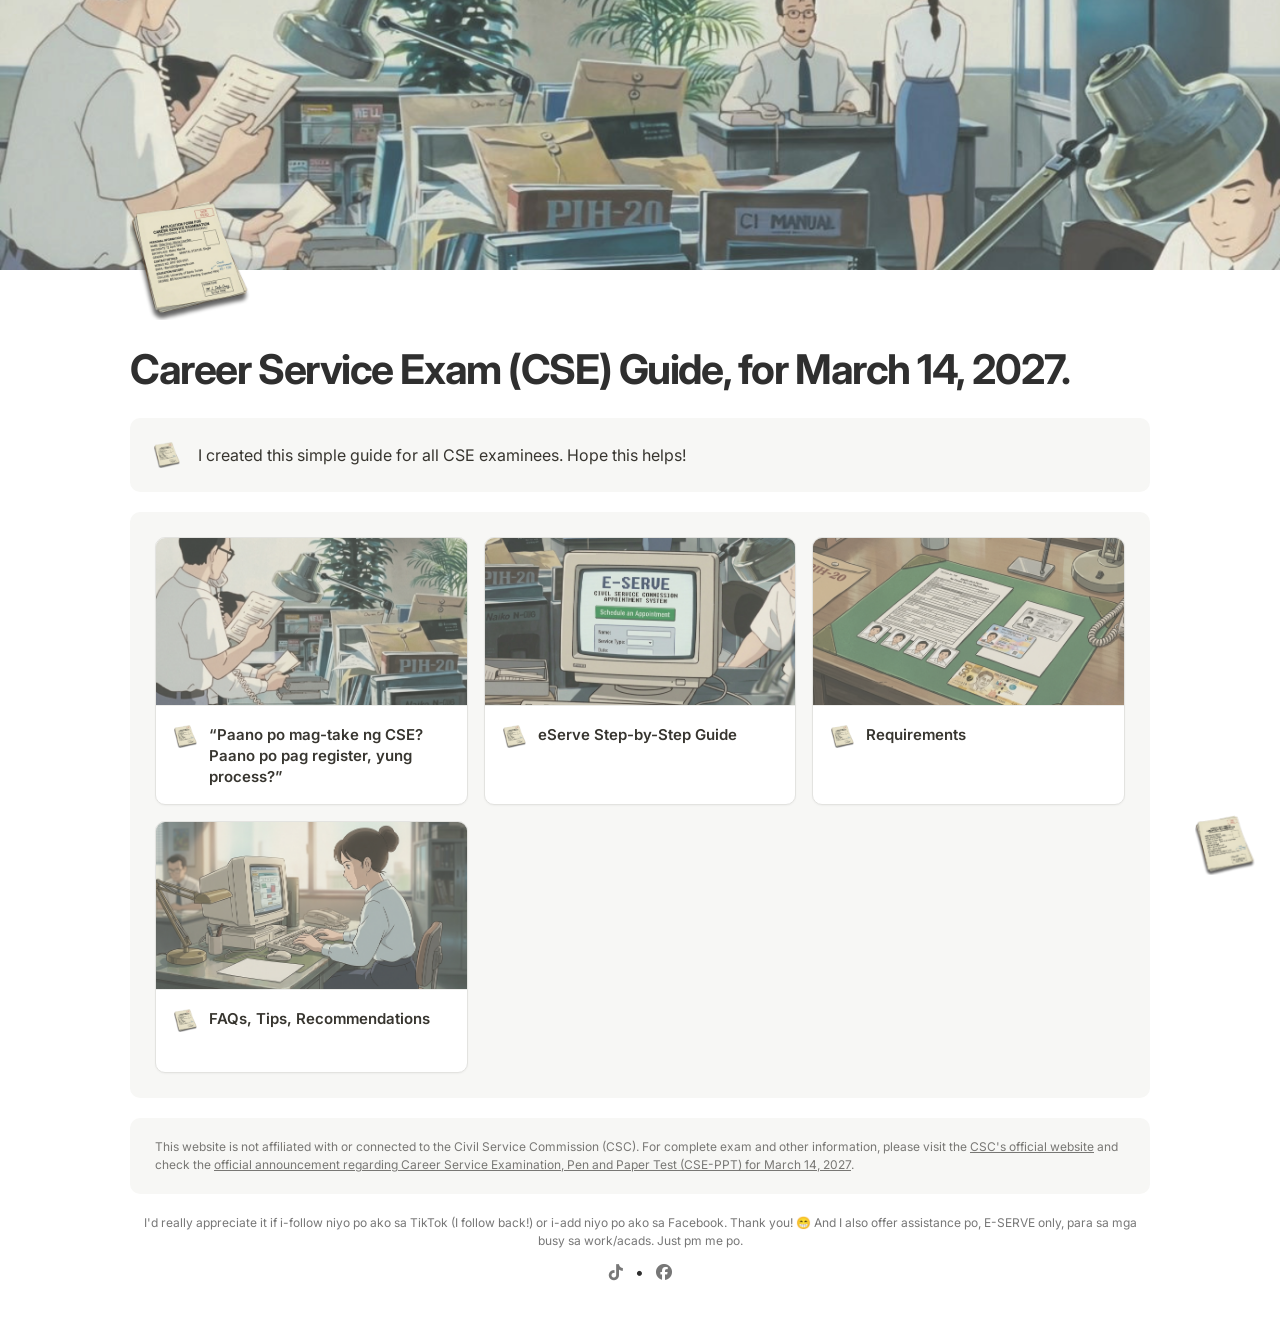
<file: index.html>
<!DOCTYPE html>
<html lang="en">

<head>
  <meta charset="UTF-8" />
  <meta name="viewport" content="width=device-width, initial-scale=1.0" />
  <meta name="description" content="Career Service Exam (CSE) Guide for March 2027."/>
  <title>Career Service Exam (CSE) Guide, for March 14, 2027.</title>
  <link rel="preconnect" href="https://fonts.googleapis.com" />
  <link rel="preconnect" href="https://fonts.gstatic.com" crossorigin />
  <link
    href="https://fonts.googleapis.com/css2?family=Inter:wght@400;500;600;700&display=swap"
    rel="stylesheet"
  />
  <link
    rel="stylesheet"
    href="https://cdnjs.cloudflare.com/ajax/libs/font-awesome/6.5.2/css/all.min.css"
  />
  <link rel="stylesheet" href="styles.css" />
  <link rel="stylesheet" href="footer/footer.css" />
  <link rel="stylesheet" href="sm/sm.css" />
  <link rel="stylesheet" href="daily-quote/daily-quote.css">

  <!-- Google tag (gtag.js) -->
  <script async src="https://www.googletagmanager.com/gtag/js?id=G-DN2G4R1KJW"></script>
  <script>
    window.dataLayer = window.dataLayer || [];
    function gtag(){dataLayer.push(arguments);}
    gtag('js', new Date());

    gtag('config', 'G-DN2G4R1KJW');
  </script>

</head>

<body>
  <main>

    <!-- Cover -->
    <section class="cover" aria-label="Career Service Exam guide cover">
      <img src="images/cover.png" alt="Illustrated office scene"/>
    </section>

    <div class="page-icon-wrapper">
      <img
        class="page-icon-cover"
        src="images/icon.png"
        alt=""
        aria-hidden="true"
      />
    </div>

    <div class="page-shell">

      <!-- Page Header -->
      <header class="page-header">
        <h1>Career Service Exam (CSE) Guide, for March 14, 2027.</h1>
      </header>

      <!-- Callout -->
      <div class="callout">
        <img
          class="page-icon"
          src="images/icon.png"
          alt=""
          aria-hidden="true"
        />
        <p>I created this simple guide for all CSE examinees. Hope this helps!</p>
      </div>


      <!-- Database / Gallery -->
      <section class="database" aria-label="CSE guide sections">

        <!-- Cards -->
        <div class="cards-grid">
          <!-- Card 1 -->
          <a href="paano/paano.html" class="card">
            <img
              class="card-cover"
              src="images/paano.png"
              alt="Illustration of an examinee reading at a desk"
            />

            <div class="card-title">
              <img
                class="card-icon"
                src="images/icon.png"
                alt=""
                aria-hidden="true"
              />

              <span>“Paano po mag-take ng CSE? Paano po pag register, yung process?”</span>
            </div>
          </a>

          <!-- Card 2 -->
          <a
            class="card"
            href="eserve/eserve.html" 
            aria-label="eServe Step-by-Step Guide"
          >
            <img
              class="card-cover"
              src="images/eserve.jpg"
              alt="Illustration of the eServe appointment system"
            />

            <div class="card-title">
              <img
                class="card-icon"
                src="images/icon.png"
                alt=""
                aria-hidden="true"
              />

              <span>eServe Step-by-Step Guide</span>
            </div>
          </a>

          <!-- Card 3 -->
          <a
            class="card"
            href="requirements/requirements.html"
            aria-label="Requirements"
          >
            <img
              class="card-cover"
              src="images/requirements.png"
              alt="Illustration of CSE requirements and identification documents"
            />

            <div class="card-title">
              <img
                class="card-icon"
                src="images/icon.png"
                alt=""
                aria-hidden="true"
              />

              <span>Requirements</span>
            </div>
          </a>

          <!-- Card 4 -->
          <a
            class="card"
            href="faqs/faqs.html"
            aria-label="FAQs, Tips, Recommendations"
          >
            <img
              class="card-cover"
              src="images/faqs.png"
              alt="Illustration of a person working on a computer"
            />
            <div class="card-title">
              <img
                class="card-icon"
                src="images/icon.png"
                alt=""
                aria-hidden="true"
              />
              <span>FAQs, Tips, Recommendations</span>
            </div>
          </a>

        </div>
      </section>

      <!-- Footer -->
      <div id="footer"></div>

      <!-- Social Media Accounts -->
      <div id="sm"></div>
    
    </div>
  </main>

  <!-- Daily Quote -->
  <div id="daily-quote"></div>

  <script src="script.js"></script>

</body>
</html>
</file>
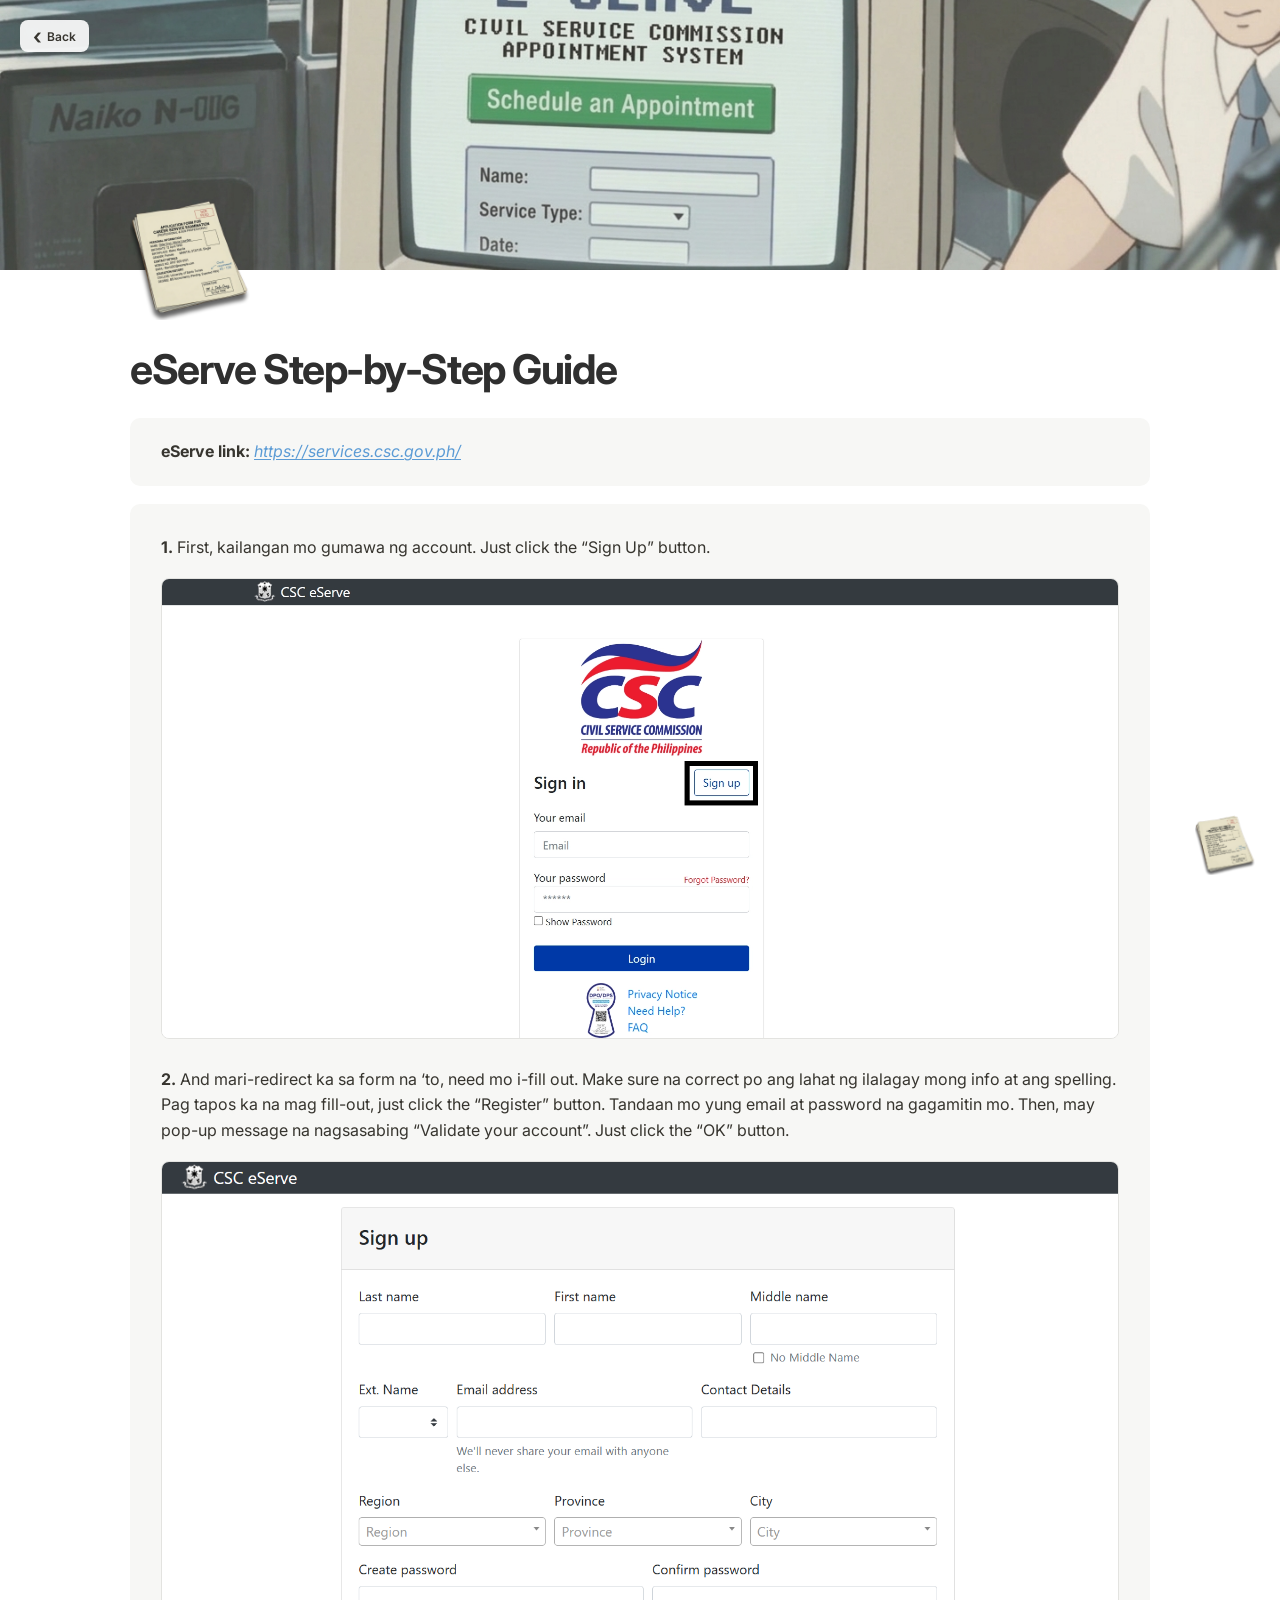
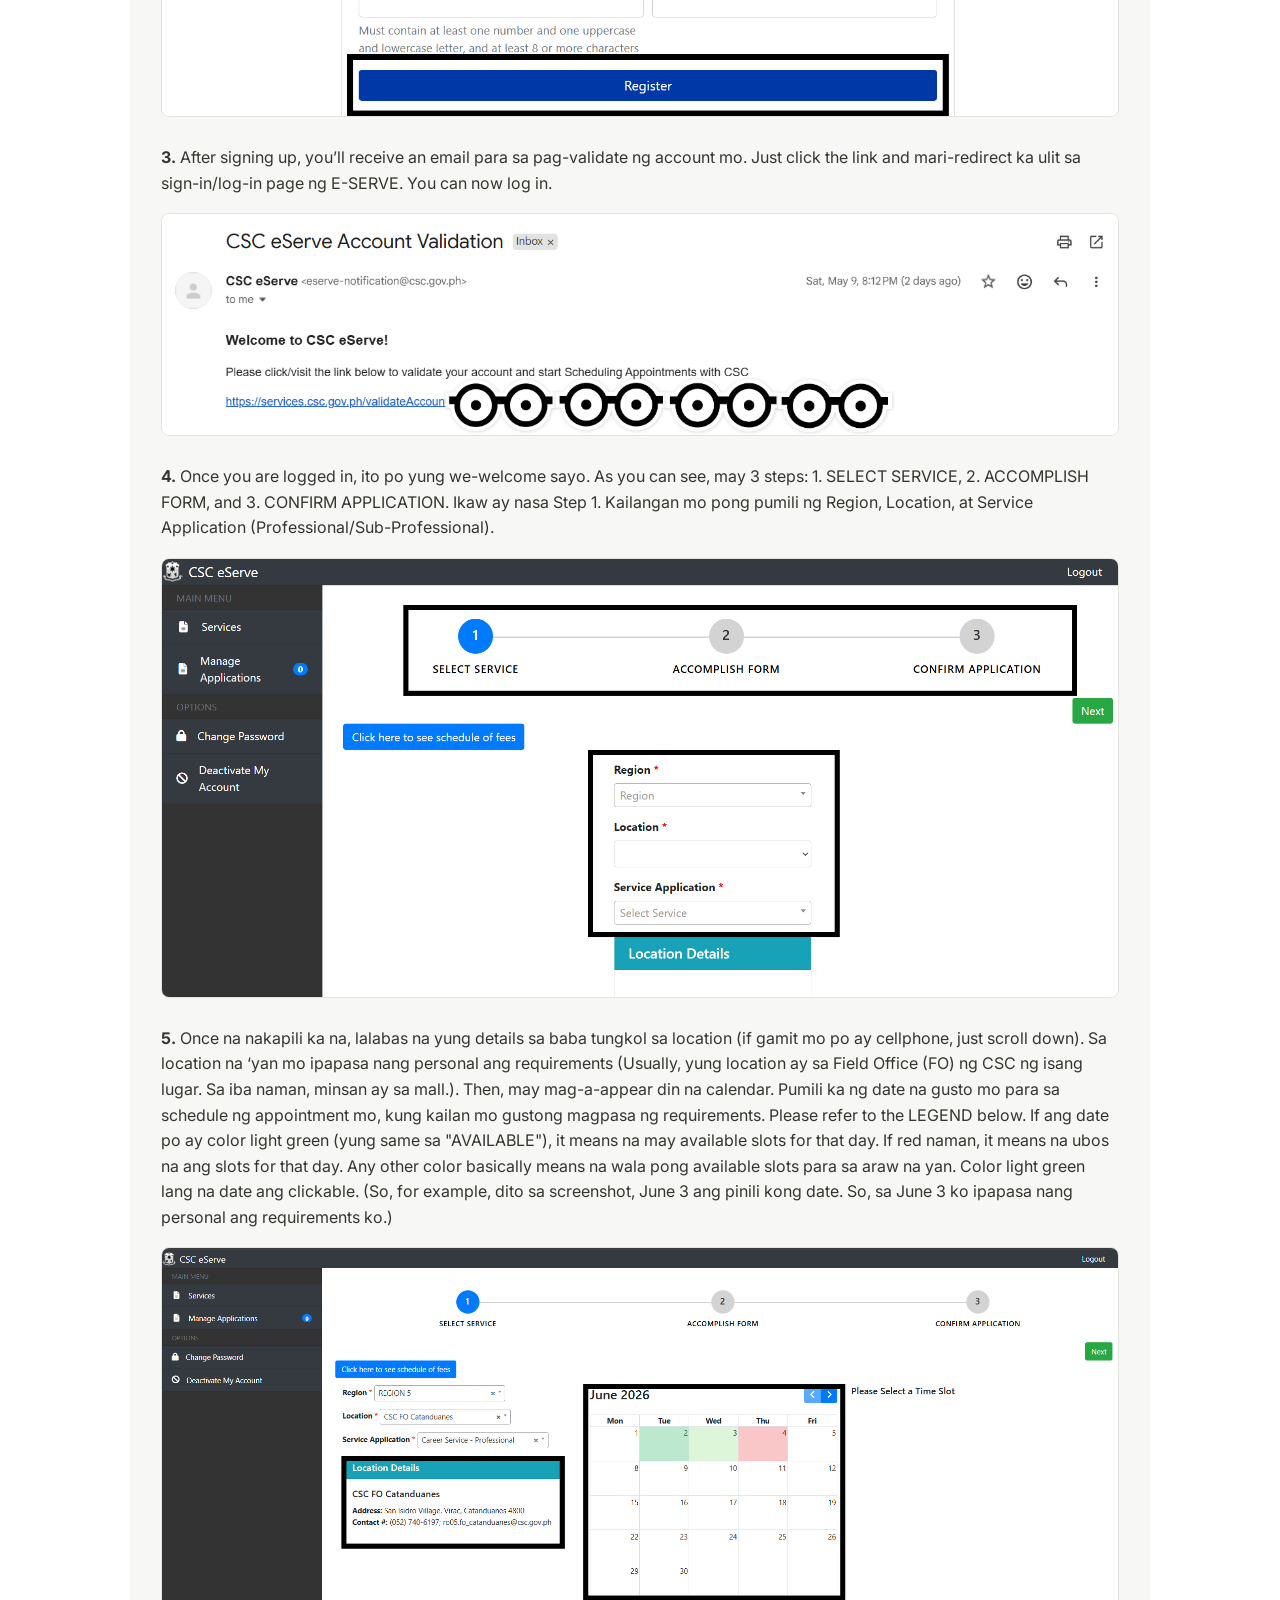
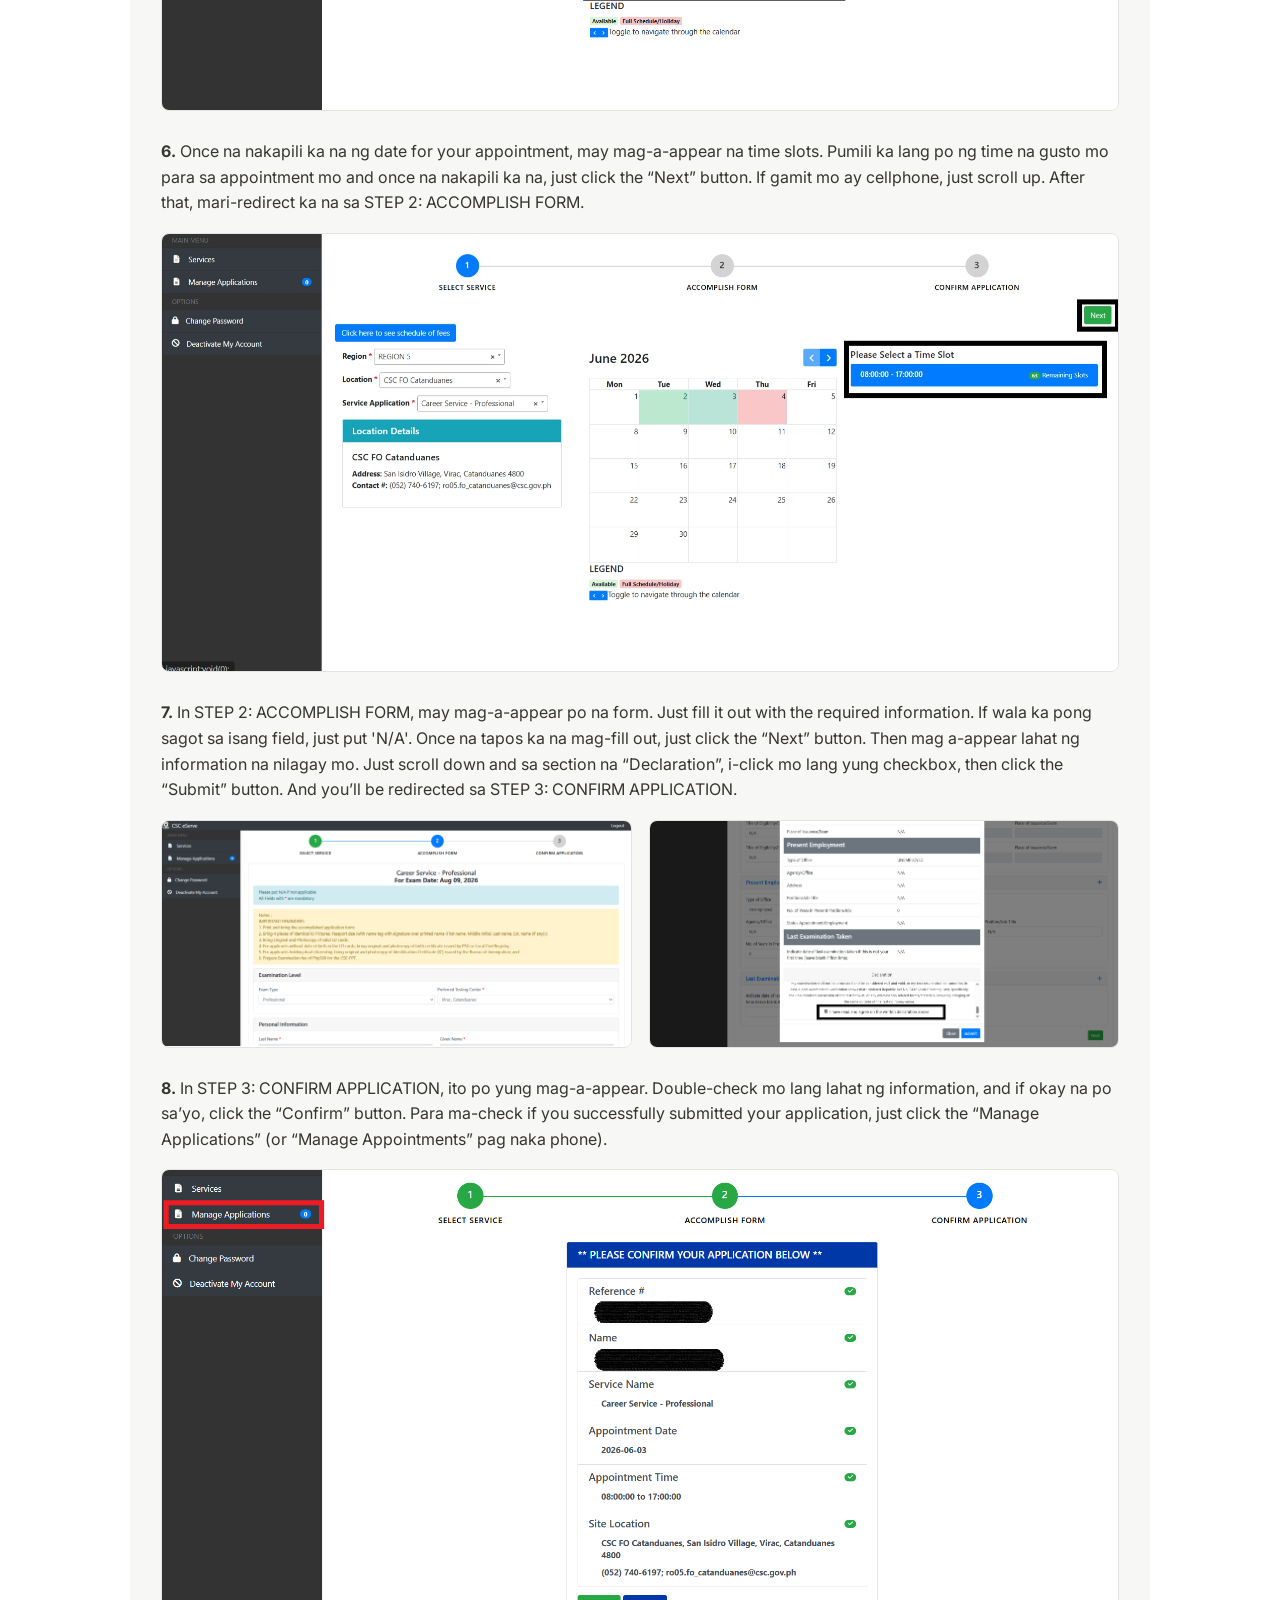
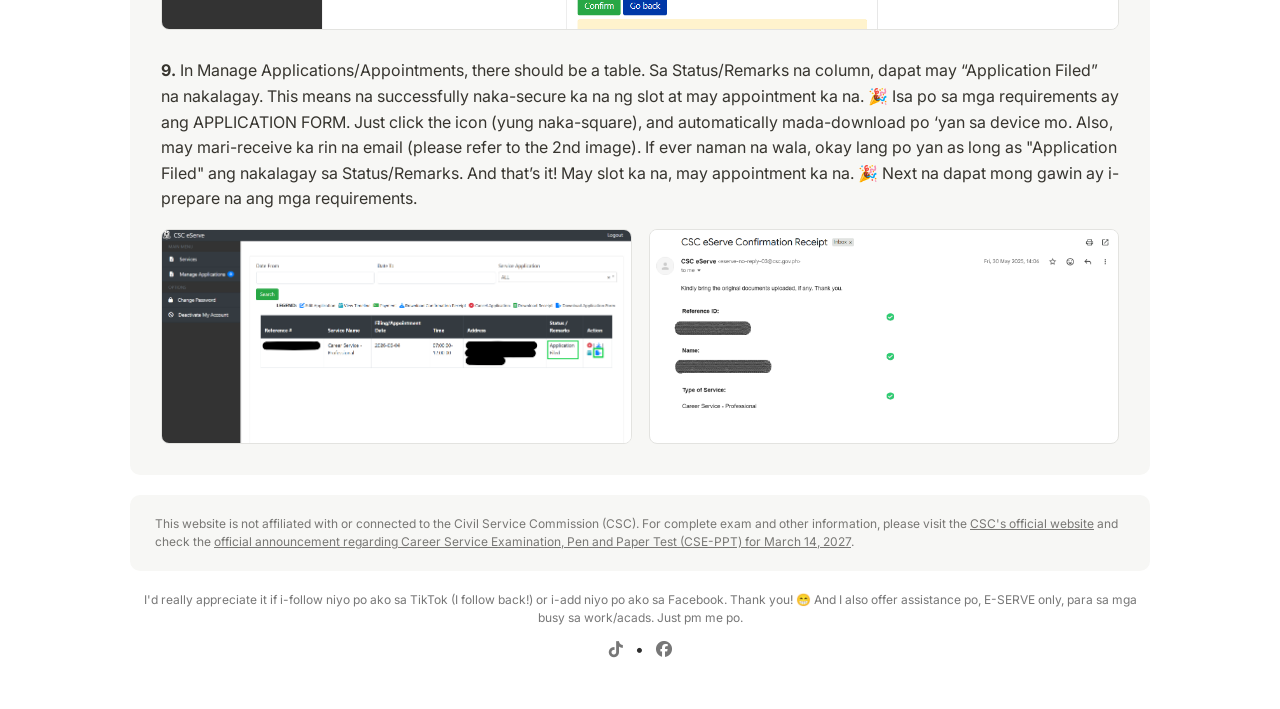
<file: eserve/eserve.html>
<!DOCTYPE html>
<html lang="en">

<head>
  <meta charset="UTF-8" />
  <meta name="viewport" content="width=device-width, initial-scale=1.0" />
  <meta
    name="description"
    content="A step-by-step guide on how to use eServe for the Civil Service Exam application."
  />
  <title>eServe Step-by-Step Guide</title>
  <link rel="preconnect" href="https://fonts.googleapis.com" />
  <link rel="preconnect" href="https://fonts.gstatic.com" crossorigin />
  <link
    href="https://fonts.googleapis.com/css2?family=Inter:wght@400;500;600;700&display=swap"
    rel="stylesheet"
  />
  <link
    rel="stylesheet"
    href="https://cdnjs.cloudflare.com/ajax/libs/font-awesome/6.5.2/css/all.min.css"
  />
  <link rel="stylesheet" href="eserve.css" />
  <link rel="stylesheet" href="../footer/footer.css" />
  <link rel="stylesheet" href="../sm/sm.css" />
  <link rel="stylesheet" href="../daily-quote/daily-quote.css">

  <!-- Google tag (gtag.js) -->
  <script async src="https://www.googletagmanager.com/gtag/js?id=G-DN2G4R1KJW"></script>
  <script>
    window.dataLayer = window.dataLayer || [];
    function gtag(){dataLayer.push(arguments);}
    gtag('js', new Date());

    gtag('config', 'G-DN2G4R1KJW');
  </script>
  
</head>

<body>
  
  <main>

    <!-- Cover -->
    <section class="cover" aria-label="eServe Guide cover">
      <a href="../index.html" class="back-button">
        <span class="back-arrow">‹</span>
        <span>Back</span>
      </a>
      <img
        src="../images/eserve.jpg"
        alt="eServe guide illustration"
      />
    </section>


    <!-- Profile Icon -->
    <div class="page-icon-wrapper">
      <img
        class="page-icon-cover"
        src="../images/icon.png"
        alt=""
        aria-hidden="true"
      />
    </div>


    <div class="page-shell">

      <!-- Page Header -->
      <header class="page-header">
        <h1>eServe Step-by-Step Guide</h1>
      </header>


      <!-- eServe Link Box -->
      <section class="info-box">
        <p>
          <strong>eServe link:</strong>
          <a
            href="https://services.csc.gov.ph/"
            target="_blank"
            rel="noopener noreferrer"
            style="color: #5b9bd5; text-decoration: underline;"
          >
            <i>https://services.csc.gov.ph/</i>
          </a>
        </p>
      </section>


      <!-- Main Guide -->
      <section class="guide-box">

        <!-- 1 -->
        <div class="guide-item">
          <p>
            <strong>1.</strong>
            First, kailangan mo gumawa ng account. Just click the
            “Sign Up” button.
          </p>
          <div class="guide-image">
            <img
              src="../images/eserve1.png"
              alt="eServe Sign Up screen"
            />
          </div>
        </div>


        <!-- 2 -->
        <div class="guide-item">
          <p>
            <strong>2.</strong>
            And mari-redirect ka sa form na ‘to, need mo i-fill out.
            Make sure na correct po ang lahat ng ilalagay mong info at
            ang spelling. Pag tapos ka na mag fill-out, just click the
            “Register” button. Tandaan mo yung email at password na
            gagamitin mo. Then, may pop-up message na nagsasabing
            “Validate your account”. Just click the “OK” button.
          </p>
          <div class="guide-image">
            <img
              src="../images/eserve2.png"
              alt="eServe registration form"
            />
          </div>
        </div>


        <!-- 3 -->
        <div class="guide-item">
          <p>
            <strong>3.</strong>
            After signing up, you’ll receive an email para sa
            pag-validate ng account mo. Just click the link and
            mari-redirect ka ulit sa sign-in/log-in page ng E-SERVE.
            You can now log in.
          </p>
          <div class="guide-image">
            <img
              src="../images/eserve3.png"
              alt="eServe account validation email"
            />
          </div>
        </div>


        <!-- 4 -->
        <div class="guide-item">
          <p>
            <strong>4.</strong>
            Once you are logged in, ito po yung we-welcome sayo.
            As you can see, may 3 steps: 1. SELECT SERVICE,
            2. ACCOMPLISH FORM, and 3. CONFIRM APPLICATION.
            Ikaw ay nasa Step 1. Kailangan mo pong pumili ng Region,
            Location, at Service Application (Professional/Sub-Professional).
          </p>
          <div class="guide-image">
            <img
              src="../images/eserve4.png"
              alt="eServe Select Service screen"
            />
          </div>
        </div>


        <!-- 5 -->
        <div class="guide-item">
          <p>
            <strong>5.</strong>
            Once na nakapili ka na, lalabas na yung details sa baba
            tungkol sa location (if gamit mo po ay cellphone, just
            scroll down). Sa location na ‘yan mo ipapasa nang personal
            ang requirements (Usually, yung location ay sa Field Office (FO) ng CSC ng isang lugar. Sa iba naman, minsan ay sa mall.). 
            Then, may mag-a-appear din na calendar.
            Pumili ka ng date na gusto mo para sa schedule ng appointment
            mo, kung kailan mo gustong magpasa ng requirements.
            Please refer to the LEGEND below. If ang date po ay color light
            green (yung same sa "AVAILABLE"), it means na may available slots for that day.
            If red naman, it means na ubos na ang slots for that day.
            Any other color basically means na wala pong available
            slots para sa araw na yan. Color light green lang na date ang clickable.
            (So, for example, dito sa screenshot, June 3 ang pinili kong date. So, sa June 3
            ko ipapasa nang personal ang requirements ko.)
          </p>
          <div class="guide-image">
            <img
              src="../images/eserve5.png"
              alt="eServe appointment calendar and slot availability"
            />
          </div>
        </div>


        <!-- 6 -->
        <div class="guide-item">
          <p>
            <strong>6.</strong>
            Once na nakapili ka na ng date for your appointment,
            may mag-a-appear na time slots. Pumili ka lang po ng time
            na gusto mo para sa appointment mo and once na nakapili ka
            na, just click the “Next” button. If gamit mo ay cellphone,
            just scroll up. After that, mari-redirect ka na sa STEP 2:
            ACCOMPLISH FORM.
          </p>
          <div class="guide-image">
            <img
              src="../images/eserve6.png"
              alt="eServe appointment time slots"
            />
          </div>
        </div>


        <!-- 7 -->
        <div class="guide-item">
          <p>
            <strong>7.</strong>
            In STEP 2: ACCOMPLISH FORM, may mag-a-appear po na form.
            Just fill it out with the required information. If wala ka
            pong sagot sa isang field, just put 'N/A'. Once na tapos ka
            na mag-fill out, just click the “Next” button. Then mag
            a-appear lahat ng information na nilagay mo. Just scroll down
            and sa section na “Declaration”, i-click mo lang yung
            checkbox, then click the “Submit” button. And you’ll be
            redirected sa STEP 3: CONFIRM APPLICATION.
          </p>
          <!-- Two images in one row -->
          <div class="guide-images-row">
            <div class="guide-image">
              <img
                src="../images/eserve7point1.png"
                alt="eServe Accomplish Form screen"
              />
            </div>
            <div class="guide-image">
              <img
                src="../images/eserve7point2.png"
                alt="eServe Accomplish Form screen"
              />
            </div>
          </div>
        </div>


        <!-- 8 -->
        <div class="guide-item">
          <p>
            <strong>8.</strong>
            In STEP 3: CONFIRM APPLICATION, ito po yung mag-a-appear. Double-check mo lang lahat ng 
            information, and if okay na po sa’yo, click the “Confirm” button. Para ma-check if you 
            successfully submitted your application, just click the “Manage Applications” (or “Manage 
            Appointments” pag naka phone).
          </p>
          <div class="guide-image">
            <img
              src="../images/eserve8.png"
              alt="eServe appointment time slots"
            />
          </div>
        </div>


        <!-- 9 -->
        <div class="guide-item">
          <p>
            <strong>9.</strong>
            In Manage Applications/Appointments, there should be a table. Sa Status/Remarks 
            na column, dapat may “Application Filed” na nakalagay. This means na successfully 
            naka-secure ka na ng slot at may appointment ka na. 🎉 Isa po sa mga requirements 
            ay ang APPLICATION FORM. Just click the icon (yung naka-square), and automatically 
            mada-download po ‘yan sa device mo. Also, may mari-receive ka rin na email (please 
            refer to the 2nd image). If ever naman na wala, okay lang po yan as long as "Application Filed" ang nakalagay sa Status/Remarks. And that’s it! May slot ka na, may appointment ka na. 🎉 
            Next na dapat mong gawin ay i-prepare na ang mga requirements.
          </p>
          <!-- Two images in one row -->
          <div class="guide-images-row">
            <div class="guide-image">
              <img
                src="../images/eserve9point1.png"
                alt="eServe Accomplish Form screen"
              />
            </div>
            <div class="guide-image">
              <img
                src="../images/eserve9point2.png"
                alt="eServe Accomplish Form screen"
              />
            </div>
          </div>
        </div>

      </section>

      <!-- Footer -->
      <div id="footer"></div>

      <!-- Social Media Accounts -->
      <div id="sm"></div>

    </div>
  </main>

  <!-- Daily Quote -->
  <div id="daily-quote"></div>

  <!-- Main JavaScript -->
  <script src="../script.js"></script>

</body>
</html>
</file>
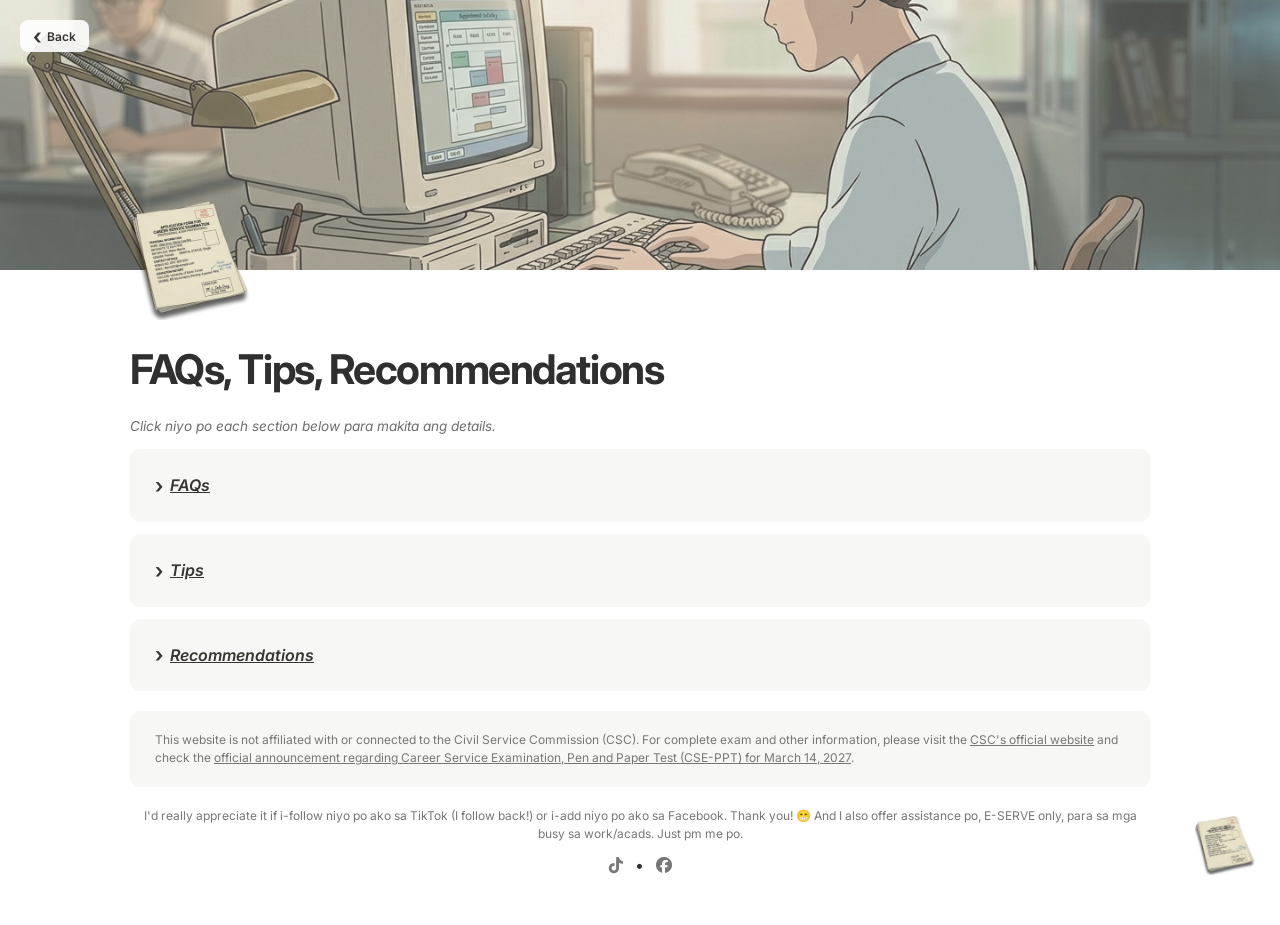
<file: faqs/faqs.html>
<!DOCTYPE html>
<html lang="en">

<head>
  <meta charset="UTF-8" />
  <meta name="viewport" content="width=device-width, initial-scale=1.0" />
  <meta
    name="description"
    content="Frequently asked questions, tips, and recommendations for Civil Service Exam applicants."
  />
  <title>FAQs, Tips, Recommendations</title>
  <link rel="preconnect" href="https://fonts.googleapis.com" />
  <link rel="preconnect" href="https://fonts.gstatic.com" crossorigin />
  <link
    href="https://fonts.googleapis.com/css2?family=Inter:wght@400;500;600;700&display=swap"
    rel="stylesheet"
  />
  <link
    rel="stylesheet"
    href="https://cdnjs.cloudflare.com/ajax/libs/font-awesome/6.5.2/css/all.min.css"
  />
  <link rel="stylesheet" href="faqs.css" />
  <link rel="stylesheet" href="../footer/footer.css" />
  <link rel="stylesheet" href="../sm/sm.css" />
  <link rel="stylesheet" href="../daily-quote/daily-quote.css">

  <!-- Google tag (gtag.js) -->
  <script async src="https://www.googletagmanager.com/gtag/js?id=G-DN2G4R1KJW"></script>
  <script>
    window.dataLayer = window.dataLayer || [];
    function gtag(){dataLayer.push(arguments);}
    gtag('js', new Date());

    gtag('config', 'G-DN2G4R1KJW');
  </script>
  
</head>

<body>
  
  <main>

    <!-- Cover -->
    <section class="cover" aria-label="FAQs, Tips, and Recommendations cover">
      <a href="../index.html" class="back-button">
        <span class="back-arrow">‹</span>
        <span>Back</span>
      </a>
      <img
        src="../images/faqs.png"
        alt="FAQs, Tips, and Recommendations guide"
      />
    </section>


    <!-- Profile Icon -->
    <div class="page-icon-wrapper">
      <img
        class="page-icon-cover"
        src="../images/icon.png"
        alt=""
        aria-hidden="true"
      />
    </div>


    <div class="page-shell">

      <!-- Page Header -->
      <header class="page-header">
        <h1>FAQs, Tips, Recommendations</h1>
      </header>

      <p class="section-instruction">
        <i>Click niyo po each section below para makita ang details.</i>
      </p>


      <!-- 1. FAQs -->

      <section class="guide-box">
        <div class="faq-section">

          <button
            class="section-toggle"
            type="button"
            aria-expanded="false"
            aria-controls="faq-content"
          >
            <span class="arrow">›</span>
            <span><i><u>FAQs</u></i></span>
          </button>


          <div
            class="section-content"
            id="faq-content"
          >


            <div class="content-item">
              <p>
                <strong>•</strong>
                <i>“Senior High School pa lang po ako, pwede na po ba ako mag-take ng CSE?”</i>
                As long as 18 years old ka na, pwede ka na po mag take. Anyone can take the exam as long as 
                18+ na ang age, regardless kung ano education background mo. 
              </p>
            </div>

            <div class="content-item">
              <p>
                <strong>•</strong>
                <i>“Ano po ba dapat kong i-take, Professional or Sub-Professional?”</i>
                It depends on you po kung ano ang gusto mo i-take. 
              </p>
            </div>


            <div class="content-item">
              <p>
                <strong>•</strong>
                <i>“Pwede po ba na ibang tao ang magpasa ng requirements ko?”</i>
                Hindi po pwede. Ikaw po dapat mismo ang magpasa ng requirements mo.
              </p>
            </div>


            <div class="content-item">
              <p>
                <strong>•</strong>
                <i>“’Di po ako makakapunta sa araw ng appointment ko.
                Pwede po ba sa ibang araw na lang ako pumunta para magpasa?”</i>
                Hindi po pwede. Pag hindi ka nakapunta sa araw ng appointment mo,
                automatically forfeited na ang slot mo.
              </p>
            </div>


            <div class="content-item">
              <p>
                <strong>•</strong>
                <i>“Kailangan po ba na naka-formal attire sa
                4-piece na ID pictures?”</i>
                Hindi naman po. As long as presentable, decent ang suot mo, okay na.
              </p>
            </div>


            <div class="content-item">
              <p>
                <strong>•</strong>
                <i>“Pwede na po bang idikit yung mga ID pictures
                sa Application Form?”</i>
                ‘Wag muna kasi i-chi-check pa po nila kung okay na yung
                4-piece na ID pictures mo.
              </p>
            </div>


            <div class="content-item">
              <p>
                <strong>•</strong>
                <i>“Ano pong gagawin if may maling nailagay sa Application Form? Kunwari mali ang info or spelling?”</i>
                Ipaalam niyo na lang po sa Field Office na papasahan niyo ng requirements. Sila na po mag-aayos nyan.
              </p>
            </div>


            <div class="content-item">
              <p>
                <strong>•</strong>
                <i>“May babayaran po ba sa pagkuha ng slot online?”</i>
                Wala po. Ang pagbayad po ng 500 pesos ay sa araw ng appointment mo.
              </p>
            </div>


            <div class="content-item">
              <p>
                <strong>•</strong>
                <i>“Saan ko po malalaman kung saan ako mag-eexam,
                yung exact venue/location?”</i>
                Mga 1 week before the exam, pwede mo na i-check sa ONSA.
                (<a
                  href="https://erpo.csc.gov.ph/eNOSAv3/"
                  target="_blank"
                  rel="noopener noreferrer"
                >https://erpo.csc.gov.ph/eNOSAv3/</a>)
              </p>
            </div>


            <div class="content-item">
              <p>
                <strong>•</strong>
                <i>“Ano po ang coverage ng exam? Ilang items lahat?”</i>
                Professional: 170 items, 3 hours and 10 minutes. 8 am to 11:10 am.
                Sub-Professional: 160 items, 2 hours and 40 minutes. 8 am to 10:40 am.
                And yung 1st 20 questions po ay yung  
                <a href="https://web.facebook.com/arturoinfornonmalagjr/posts/pfbid0RacKH3GKuGQD1wFchxgyJYe9uUxbGmhqfPXyt9DnaoLsiJj536sZeKV54qnSDTGvl"
                style="color: rgba(0, 0, 0, 0.8); font-style: italic;"> 
                Examinee Descriptive Questionnaire (EDQ)</a>. Personal information po ang tinatanong dito, kaya mas okay na maging familiar na kayo sa 
                mga tanong para hindi na kayo masyadong matagalan sa pagsagot sa araw ng exam.
                <i>    
                  (<span style="color: #777;">image source: 
                  <a 
                    href="https://csc.gov.ph/phocadownload/userupload/erpo/announcements/2026/ExamAnn_2026_06_Conduct%20of%2014%20March%202027%20CSE-PPT%20orig%20signed.pdf"
                    target="_blank"
                    rel="noopener noreferrer"
                  > 
                    CSC official announcement</a>, page 8.</span>) 
                </i>
              </p>
              
            </div>


            <div class="content-item">
              <div class="guide-image">
                <img
                  src="../images/faqs1.png"
                  alt="Civil Service Exam FAQs"
                />
              </div>
            </div>


            <div class="content-item">
              <p>
                <strong>•</strong>
                <i>“Ilan po ang passing score?”</i>
                <strong>80.</strong>
              </p>
            </div>


            <div class="content-item">
              <p>
                <strong>•</strong>
                <i>“Pwede po bang gumamit ng calculator o magdala
                ng scratch paper?”</i>
                Hindi po, bawal po ang calculator at magdala ng scratch paper.
                Yung test booklet/questionnaire po ay pwedeng gawing scratch paper para sa solving.
              </p>
            </div>


            <div class="content-item">
              <p>
                <strong>•</strong>
                <i>“Ano po kailangang dalhin sa araw ng exam?”</i>
                Valid ID (Preferably, yung valid ID na prinisent mo nung nagpasa ka
                ng requirements.), black ballpen/s, tapos kung nasa sayo pa yung Application
                Receipt mo, dalhin mo na rin.
              </p>
            </div>


            <div class="content-item">
              <p>
                <strong>•</strong>
                <i>“Kailangan po ba talaga na transparent ang bag at naka-white? Pwede po ba magdala ng snacks? Pwede dalhin ang cellphone?”</i>
                Well, ini-encourage ng CSC na gumamit ng transparent bag pero ok lang naman na kahit hindi. Kasi pinapalagay naman ng proctor yung mga bags
                ng mga examinees sa unahan ng room before mag-start ang exam. Regarding naman sa pagsuot ng color white, preferably lang naman as they said
                sa reminders nila. So, ok lang kahit hindi naka-white. Basta make sure na decent ang suot mo. And yes, pwede po magdala ng snacks at pwede ring
                magdala ng phone. Ipapatago lang din phone niyo sa bag niyo. At <b>basahin</b> niyo rin po yung nasa likod ng Application Receipt nyo dahil nandyan 
                po yung complete reminders para sa araw ng exam.
              </p>
            </div>


          </div>
        </div>
      </section>


      <!-- 2. TIPS -->

      <section class="guide-box">
        <div class="faq-section">

          <button
            class="section-toggle"
            type="button"
            aria-expanded="false"
            aria-controls="tips-content"
          >
            <span class="arrow">›</span>
            <span><i><u>Tips</u></i></span>
          </button>


          <div
            class="section-content"
            id="tips-content"
          > 

            <div class="content-item">
              <p>
                <strong>•</strong>
                Just to mention po, sorry if walang step-by-step guide on how to secure a slot
                through OCSEAS. Dahil never ko pa po na-try mag secure ng slot dyan. I found
                this video on TikTok, check niyo na lang po: 
                <a href="https://vt.tiktok.com/ZSg57Bg8c/" target="_blank" rel="noopener noreferrer"
                   style="color: #5b9bd5; text-decoration: underline; font-style: italic;">
                  https://vt.tiktok.com/ZSg57Bg8c/
                </a> 
              </p>
            </div>

            <div class="content-item">
              <p>
                <strong>•</strong>
                If it's your first time sa pagkuha ng slot para sa CSE,
                PLEASE, magbaon ka ng maraming pasensya. 😅 Kasi sa first day
                ng pag-release ng slots, sobrang bagal na ng appointment/booking
                system talaga dahil sa dami ng taong nag-aabang. It will
                literally take you 1 hour or sobra pa nga bago ka makakuha
                ng slot or magka-schedule for an appointment. Expect mo na na
                paulit-ulit kang magri-refresh. At kung E-SERVE gamit mo,
                expect mo na rin na yung mga error. Like dropdown na hindi nag-aappear
                or matagal mag-loading. Pasensyahan talaga. 😭
              </p>
            </div>

            
            <div class="content-item">
              <p>
                <strong>•</strong>
                Mas okay po na PC or laptop ang gamitin sa pag-secure ng slot para mas madaling mag-navigate sa system at 
                mag-switch between multiple tabs.
              </p>
            </div>


            <div class="content-item">
              <p>
                <strong>•</strong>
                Kung sa E-SERVE or OCSEAS ka kukuha ng slot, I highly suggest po na mag sign up ka na.
                As I said, sobrang bagal na ng appointment/booking system sa araw ng pag-release ng slots. 
                At least, need mo na lang gawin on that day ay mag log-in. Mag log-in na po kayo mga ilang minutes bago 
                maging available ang slots.
              </p>
            </div>

            
            <div class="content-item">
              <p>
                <strong>•</strong>
                Guys, <b>MAG-REVIEW.</b> Kahit 1-2 hrs lang kada araw. Huwag umasa sa stock knowledge. 
                Well, unless kung alam mo talaga sa sarili mo na kayang-kaya mo naman pumasa kahit 'di 
                na mag-review. And also, give more time sa pag-review sa topics na challenging talaga 
                para sa'yo.
              </p>
            </div>


            <div class="content-item">
              <p>
                <strong>•</strong>
                Magsuot din ng analog watch (bawal po smart watch) sa araw ng exam para alam at nababantayan mo rin yung oras. 
                And sa exam mismo, if di ka sure sa sagot mo sa isang question, skip mo muna at
                balikan mo na lang. Time management is the key. 
              </p>
            </div>


            <div class="content-item">
              <p>
                <strong>•</strong>
                Tandaan niyo po yung EXAMINEE NUMBER niyo, ibibigay po ito sa inyo ng proctor sa araw ng exam. Kakailanganin niyo po yun once na
                available na ang ratings sa <a href="https://erpo.csc.gov.ph/ocsergs/" target="_blank" rel="noopener noreferrer">OCSERGS</a>. Usually, 
                ang unang nilalabas po ay ang list of passers, na puwede niyong i-check dito: <a href="https://exam.csc.gov.ph/" target="_blank" rel="noopener noreferrer">CSC Exam Portal</a>.
                If di lumabas yung name niyo, unfortunately, failed po ibig sabihin. And after mga 14-15 days, dun na nagiging available ang ratings. 
              </p>
            </div>


            <div class="content-item">
              <p>
                <strong>•</strong>
                If may time ka pa, i-visit mo na ang venue ng pag-e-examan mo
                the day before the exam. Especially if di ka familiar sa
                lugar na yun or masyadong malawak ang school. At baka sa araw
                ng exam, anong oras na, eh hinahanap mo pa rin ang room mo. 😅
                Hassle.
              </p>
            </div>
          </div>

        </div>
      </section>


      <!-- 3. RECOMMENDATIONS -->

      <section class="guide-box">
        <div class="faq-section">

          <button
            class="section-toggle"
            type="button"
            aria-expanded="false"
            aria-controls="recommendations-content"
          >
            <span class="arrow">›</span>
            <span><i><u>Recommendations</u></i></span>
          </button>

          <div
            class="section-content"
            id="recommendations-content"
          >

            <!-- Brainbox Recommendation -->
            <div class="content-item">
              <p>
                <strong>•</strong>
                If plano mo na mag self-study and you're looking for a book
                reviewer, I highly recommend BRAINBOX BOOK.
                As you can see sa images, sa table of contents, nandiyan na po
                lahat. So, sa pag-review ko, sinunod-sunod ko lang 'yang topics.
                😄 May free answer sheet din na kasama na you can use para sa
                pag-practice ng pag-shade. And may online-review din sila na free if meron ka ng book,
                pero I didn't try joining before nung nagre-review pa ako kaya can't 
                share po paano setup/process nila. Almost 2 months din ako nag review 
                using this book at talagang naging malaking tulong din sa pagkakapasa ko.
              </p>
            </div>

            <!-- Brainbox Link -->
            <div class="recommendation-link">
              <span class="bullet">⁍</span>
              <a
                href="https://vt.tiktok.com/ZSgnU62b2/"
                target="_blank"
                rel="noopener noreferrer"
              >
                <strong><i>Get your Brainbox Book Reviewer here.</i></strong>
              </a>
            </div>
            

            <!-- 4 images in one row -->
            <div class="guide-images-row">
              <div class="guide-image">
                <a href="../images/brainbox1.png" target="_blank">
                  <img src="../images/brainbox1.png" alt="Brainbox Book" />
                </a>
              </div>

              <div class="guide-image">
                <a href="../images/brainbox2.png" target="_blank">
                  <img src="../images/brainbox2.png" alt="Brainbox Book" />
                </a>
              </div>

              <div class="guide-image">
                <a href="../images/brainbox3.png" target="_blank">
                  <img src="../images/brainbox3.png" alt="Brainbox Book" />
                </a>
              </div>

              <div class="guide-image">
                <a href="../images/brainbox4.png" target="_blank">
                  <img src="../images/brainbox4.png" alt="Brainbox Book" />
                </a>
              </div>
            </div>
            <p><i>(3rd Edition book po yung meron ako. Available na ngayon ang 4th edition, updated for 2027 exam. Yung color blue yung cover.)</i></p>

            <!-- Content Creators -->
            <div class="content-item">
              <p>
                <strong>•</strong>
                Share ko na rin po sa inyo yung mga content creators na nagpopost ng CSE-related contents
                na naka-help din sa pagre-review ko.
              </p>
            </div>


            <div class="recommendation-link">
              <span class="bullet">⁍</span>
              <a
                href="https://www.facebook.com/teamlyqa/"
                target="_blank"
                rel="noopener noreferrer"
              >
                <strong><i>Team Lyqa</i></strong>
              </a>
            </div>


            <div class="recommendation-link">
              <span class="bullet">⁍</span>
              <a
                href="https://www.tiktok.com/@arx.devv"
                target="_blank"
                rel="noopener noreferrer"
              >
                <strong><i>Sir Arx</i></strong>
              </a>
            </div>


            <div class="recommendation-link">
              <span class="bullet">⁍</span>
              <a
                href="https://www.facebook.com/winmacarvajal.officialpage"
                target="_blank"
                rel="noopener noreferrer"
              >
                <strong><i>Winma Carvajal</i></strong>
              </a>
            </div>


            <div class="recommendation-link">
              <span class="bullet">⁍</span>
              <a
                href="https://www.facebook.com/arturoinfornonmalagjr"
                target="_blank"
                rel="noopener noreferrer"
              >
                <strong><i>Arturo Infornon Malag Jr.</i></strong>
              </a>
            </div>


            <!-- Pen Recommendation -->
            <div class="content-item">
              <p>
                <strong>•</strong>
                Sa ballpen naman, I recommend this Faber-Castell black pen (0.7 mm) na ginamit ko. 3 ballpens na po 'to.
                Recommended ang ballpen 'to para gamitin sa exam, para di mabutas yung answer sheet
                once na mag sulat or mag shade ka na, at iwas smudge rin. Karamihan sa mga examinees, ito rin ginamit/ginagamit.
                (Black ballpen po ang gagamitin sa exam. Bawal po ang pencil, gel pen, o sign pen.)
              </p>
            </div>

            <!-- Ballpen Link -->
            <div class="recommendation-link">
              <span class="bullet">⁍</span>
              <a
                href="https://vt.tiktok.com/ZS9UFGTEHcBgU-PeLFc/"
                target="_blank"
                rel="noopener noreferrer"
              >
                <strong><i>Get your Faber-Castell pens here.</i></strong>
              </a> 
            </div>
            <div class="ballpen-faber">
              <div class="ballpen-guide-image">
                <img
                  src="../images/ballpen.png"
                  alt="Faber Castell Ballpen"
                />
              </div>
            </div>
        

          </div>
        </div>
      </section>

      <!-- Footer -->
      <div id="footer"></div>

      <!-- Social Media Accounts -->
      <div id="sm"></div>

    </div>
  </main>

  <!-- Daily Quote -->
  <div id="daily-quote"></div>

  <!-- Main JavaScript -->
  <script src="../script.js"></script>


  <!-- FAQ / Tips / Recommendations Dropdowns -->
  <script>

    const sectionToggles =
      document.querySelectorAll(".section-toggle");
    sectionToggles.forEach((toggle) => {
      toggle.addEventListener("click", () => {
        const contentId =
          toggle.getAttribute("aria-controls");
        const content =
          document.getElementById(contentId);
        const isOpen =
          content.classList.toggle("open");
        toggle.setAttribute(
          "aria-expanded",
          isOpen
        );
        toggle.classList.toggle(
          "active",
          isOpen
        );
      });
    });
  </script>
  
</body>
</html>
</file>
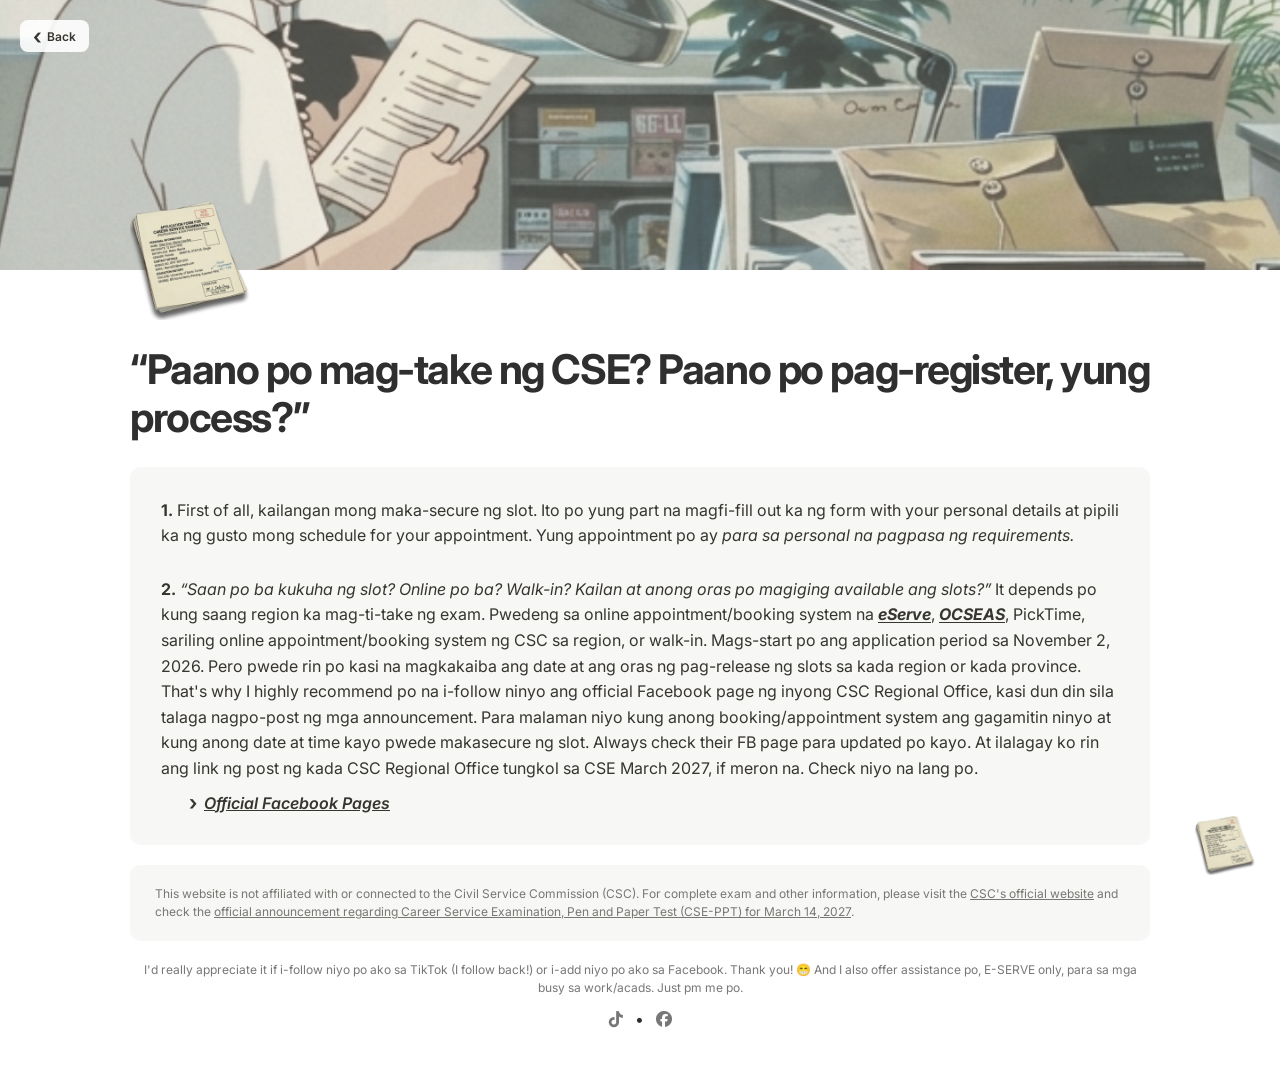
<file: paano/paano.html>
<!DOCTYPE html>
<html lang="en">

<head>
  <meta charset="UTF-8" />
  <meta name="viewport" content="width=device-width, initial-scale=1.0" />
  <meta
    name="description"
    content="A simple guide on how to take the Career Service Exam (CSE)."
  />
  <title>"Paano po mag-take ng CSE? Paano po pag-register, yung process?"</title>
  <link rel="preconnect" href="https://fonts.googleapis.com" />
  <link rel="preconnect" href="https://fonts.gstatic.com" crossorigin />
  <link
    href="https://fonts.googleapis.com/css2?family=Inter:wght@400;500;600;700&display=swap"
    rel="stylesheet"
  />
  <link
    rel="stylesheet"
    href="https://cdnjs.cloudflare.com/ajax/libs/font-awesome/6.5.2/css/all.min.css"
  />
  <link rel="stylesheet" href="paano.css" />
  <link rel="stylesheet" href="../footer/footer.css" />
  <link rel="stylesheet" href="../sm/sm.css" />
  <link rel="stylesheet" href="../daily-quote/daily-quote.css">

  <!-- Google tag (gtag.js) -->
  <script async src="https://www.googletagmanager.com/gtag/js?id=G-DN2G4R1KJW"></script>
  <script>
    window.dataLayer = window.dataLayer || [];
    function gtag(){dataLayer.push(arguments);}
    gtag('js', new Date());

    gtag('config', 'G-DN2G4R1KJW');
  </script>
  
</head>

<body>
  
  <main>

    <!-- Cover -->
    <section class="cover" aria-label="CSE Guide cover">
      <a href="../index.html" class="back-button">
        <span class="back-arrow">‹</span>
        <span>Back</span>
      </a>
        <img
            src="../images/paano.png"
            alt="Illustration of an examinee reading at a desk"
        />
    </section>

    <!-- Profile Icon -->
    <div class="page-icon-wrapper">
      <img
        class="page-icon-cover"
        src="../images/icon.png"
        alt=""
        aria-hidden="true"
      />
    </div>

    <div class="page-shell">

      <!-- Page Header -->
      <header class="page-header">
        <h1>“Paano po mag-take ng CSE? Paano po pag-register, yung process?”</h1>
      </header>

      <!-- Main Guide -->
      <section class="guide-box">

        <!-- 1 -->
        <div class="guide-item">
        <p>
            <strong>1.</strong>
            First of all, kailangan mong maka-secure ng slot. Ito po yung
            part na magfi-fill out ka ng form with your personal details at
            pipili ka ng gusto mong schedule for your appointment. Yung appointment po ay <i>para sa 
            personal na pagpasa ng requirements.</i>
        </p>
        </div>

        <!-- 2 -->
        <div class="guide-item">
        <p>
            <strong>2.</strong>
            <em>“Saan po ba kukuha ng slot? Online po ba? Walk-in? Kailan at anong oras po magiging available ang slots?”</em>
            It depends po kung saang region ka mag-ti-take ng exam.
            Pwedeng sa online appointment/booking system na
            <a
            href="https://services.csc.gov.ph/"
            target="_blank"
            rel="noopener noreferrer"
            ><b><u><i>eServe</i></u></b></a>,
            <a
            href="https://ocseas.csc.gov.ph/home"
            target="_blank"
            rel="noopener noreferrer"
            ><b><u><i>OCSEAS</i></u></b></a>,
            PickTime, sariling online
            appointment/booking system ng CSC sa region, or walk-in.
            Mags-start po ang application period sa November 2, 2026. Pero
            pwede rin po kasi na magkakaiba ang date at ang oras ng pag-release ng slots 
            sa kada region or kada province. That's why I highly recommend po na i-follow 
            ninyo ang official Facebook page ng inyong CSC Regional Office, kasi dun din sila
            talaga nagpo-post ng mga announcement. Para malaman niyo kung anong booking/appointment system ang gagamitin ninyo
            at kung anong date at time kayo pwede makasecure ng slot. Always check their 
            FB page para updated po kayo. At ilalagay ko rin ang link ng post ng kada CSC Regional Office tungkol sa CSE March 2027, if meron na. 
            Check niyo na lang po. 
        </p>

        <!-- Official Facebook Pages -->
        <div class="facebook-dropdown">
            <button
            class="facebook-toggle"
            type="button"
            aria-expanded="false"
            aria-controls="facebook-pages"
            >
            <span class="arrow">›</span>
            <span><i><u>Official Facebook Pages</u></i></span>
            </button>

            <div class="facebook-pages" id="facebook-pages">
            <ul>

              
                <li>
                  <a
                    href="https://www.facebook.com/civilservicegovph"
                    target="_blank"
                    rel="noopener noreferrer"
                  >
                    Civil Service Commission Main Page
                  </a>
                </li>

              
                <li>
                  <a
                    href="https://www.facebook.com/cscrehiyonuno"
                    target="_blank"
                    rel="noopener noreferrer"
                  >
                    Region 1
                  </a>
                </li>

              
                
                <li>
                  <a
                    href="https://www.facebook.com/cscdos.gov.ph"
                    target="_blank"
                    rel="noopener noreferrer"
                  >
                    Region 2
                  </a>
                  |
                  <a
                    href="https://web.facebook.com/share/p/1F6Mg5CcSr/"
                    target="_blank"
                    rel="noopener noreferrer"
                    style="text-decoration: underline;"
                  >
                    application process
                  </a>
                </li>


              
                
                <li>
                  <a
                    href="https://www.facebook.com/cscro3"
                    target="_blank"
                    rel="noopener noreferrer"
                  >
                    Region 3
                  </a>
                  |
                  <a
                    href="https://web.facebook.com/share/v/19qDwrJwh8/"
                    target="_blank"
                    rel="noopener noreferrer"
                    style="text-decoration: underline;"
                  >
                    application process
                  </a>
                </li>


              
                
                <li>
                  <a
                    href="https://www.facebook.com/cscregion4"
                    target="_blank"
                    rel="noopener noreferrer"
                  >
                    Region 4
                  </a>
                  |
                  <a
                    href="https://web.facebook.com/share/p/1A4x5XnDCg/"
                    target="_blank"
                    rel="noopener noreferrer"
                    style="text-decoration: underline;"
                  >
                    application process
                  </a>
                </li>


              
                <li>
                  <a
                    href="https://www.facebook.com/cscrov"
                    target="_blank"
                    rel="noopener noreferrer"
                  >
                    Region 5
                  </a>
                  |
                  <a
                    href="https://web.facebook.com/share/p/16Kh9SMoeCb/"
                    target="_blank"
                    rel="noopener noreferrer"
                    style="text-decoration: underline;"
                  >
                    application process
                  </a>
                </li>

              
                
                <li>
                  <a
                    href="https://www.facebook.com/cscregion6"
                    target="_blank"
                    rel="noopener noreferrer"
                  >
                    Region 6
                  </a>
                  |
                  <a
                    href="https://web.facebook.com/share/p/1DZJ3nHYX9/"
                    target="_blank"
                    rel="noopener noreferrer"
                    style="text-decoration: underline;"
                  >
                    application process
                  </a>
                </li>


              
                
                <li>
                  <a
                    href="https://www.facebook.com/cscro7"
                    target="_blank"
                    rel="noopener noreferrer"
                  >
                    Region 7
                  </a>
                  |
                  <a
                    href="https://web.facebook.com/share/p/14x5uzaQxZT/"
                    target="_blank"
                    rel="noopener noreferrer"
                    style="text-decoration: underline;"
                  >
                    application process
                  </a>
                </li>


              
                
                <li>
                  <a
                    href="https://www.facebook.com/cscregion8"
                    target="_blank"
                    rel="noopener noreferrer"
                  >
                    Region 8
                  </a>
                  |
                  <a
                    href="https://web.facebook.com/share/p/1E3BZkKqQG/"
                    target="_blank"
                    rel="noopener noreferrer"
                    style="text-decoration: underline;"
                  >
                    application process
                  </a>
                </li>


              
                
                <li>
                  <a
                    href="https://www.facebook.com/cscregion9"
                    target="_blank"
                    rel="noopener noreferrer"
                  >
                    Region 9
                  </a>
                  |
                  <a
                    href="https://web.facebook.com/share/p/1CMbHqf9rL/"
                    target="_blank"
                    rel="noopener noreferrer"
                    style="text-decoration: underline;"
                  >
                    application process
                  </a>
                </li>


              
                
                <li>
                  <a
                    href="https://www.facebook.com/CSCROX"
                    target="_blank"
                    rel="noopener noreferrer"
                  >
                    Region 10
                  </a>
                  |
                  <a
                    href="https://web.facebook.com/share/p/1Eefj54kjM/"
                    target="_blank"
                    rel="noopener noreferrer"
                    style="text-decoration: underline;"
                  >
                    application process
                  </a>
                </li>


              
                
                <li>
                  <a
                    href="https://www.facebook.com/cscregion11"
                    target="_blank"
                    rel="noopener noreferrer"
                  >
                    Region 11
                  </a>
                  |
                  <a
                    href="https://web.facebook.com/share/p/1K6M5nBoRc/"
                    target="_blank"
                    rel="noopener noreferrer"
                    style="text-decoration: underline;"
                  >
                    application process
                  </a>
                </li>


              
                
                <li>
                  <a
                    href="https://www.facebook.com/cscregion12"
                    target="_blank"
                    rel="noopener noreferrer"
                  >
                    Region 12
                  </a>
                  |
                  <a
                    href="https://web.facebook.com/share/p/1DXfuTt5pF/"
                    target="_blank"
                    rel="noopener noreferrer"
                    style="text-decoration: underline;"
                  >
                    application process
                  </a>
                </li>


              
                
                <li>
                  <a
                    href="https://www.facebook.com/cscnationalcapitalregion"
                    target="_blank"
                    rel="noopener noreferrer"
                  >
                    NCR
                  </a>
                  |
                  <a
                    href="https://web.facebook.com/share/p/1DvW6QLt9b/"
                    target="_blank"
                    rel="noopener noreferrer"
                    style="text-decoration: underline;"
                  >
                    application process
                  </a>
                </li>


              
                <li>
                  <a
                    href="https://www.facebook.com/csccordilleras"
                    target="_blank"
                    rel="noopener noreferrer"
                  >
                    CAR
                  </a>
                </li>

              
                <li>
                  <a
                    href="https://www.facebook.com/csccaraga13"
                    target="_blank"
                    rel="noopener noreferrer"
                  >
                    Caraga
                  </a>
                </li>

              
                
                <li>
                  <a
                    href="https://www.facebook.com/CSCROBARMM"
                    target="_blank"
                    rel="noopener noreferrer"
                  >
                    BARMM
                  </a>
                  |
                  <a
                    href="https://web.facebook.com/share/p/1A7r3hNpro/"
                    target="_blank"
                    rel="noopener noreferrer"
                    style="text-decoration: underline;"
                  >
                    application process
                  </a>
                </li>


              </ul>

            </div>
          </div>

        </div>

      </section>

      <!-- Footer -->
      <div id="footer"></div>

      <!-- Social Media Accounts -->
      <div id="sm"></div>

    </div>

  </main>

  <!-- Daily Quote -->
  <div id="daily-quote"></div>

  <!-- Main JavaScript -->
  <script src="../script.js"></script>

  <!-- Facebook Pages Dropdown -->
  <script>
    const facebookToggle = document.querySelector(".facebook-toggle");
    const facebookPages = document.querySelector(".facebook-pages");

    facebookToggle.addEventListener("click", () => {
      const isOpen = facebookPages.classList.toggle("open");

      facebookToggle.setAttribute("aria-expanded", isOpen);
      facebookToggle.classList.toggle("active", isOpen);
    });
  </script>

</body>

</html>
</file>
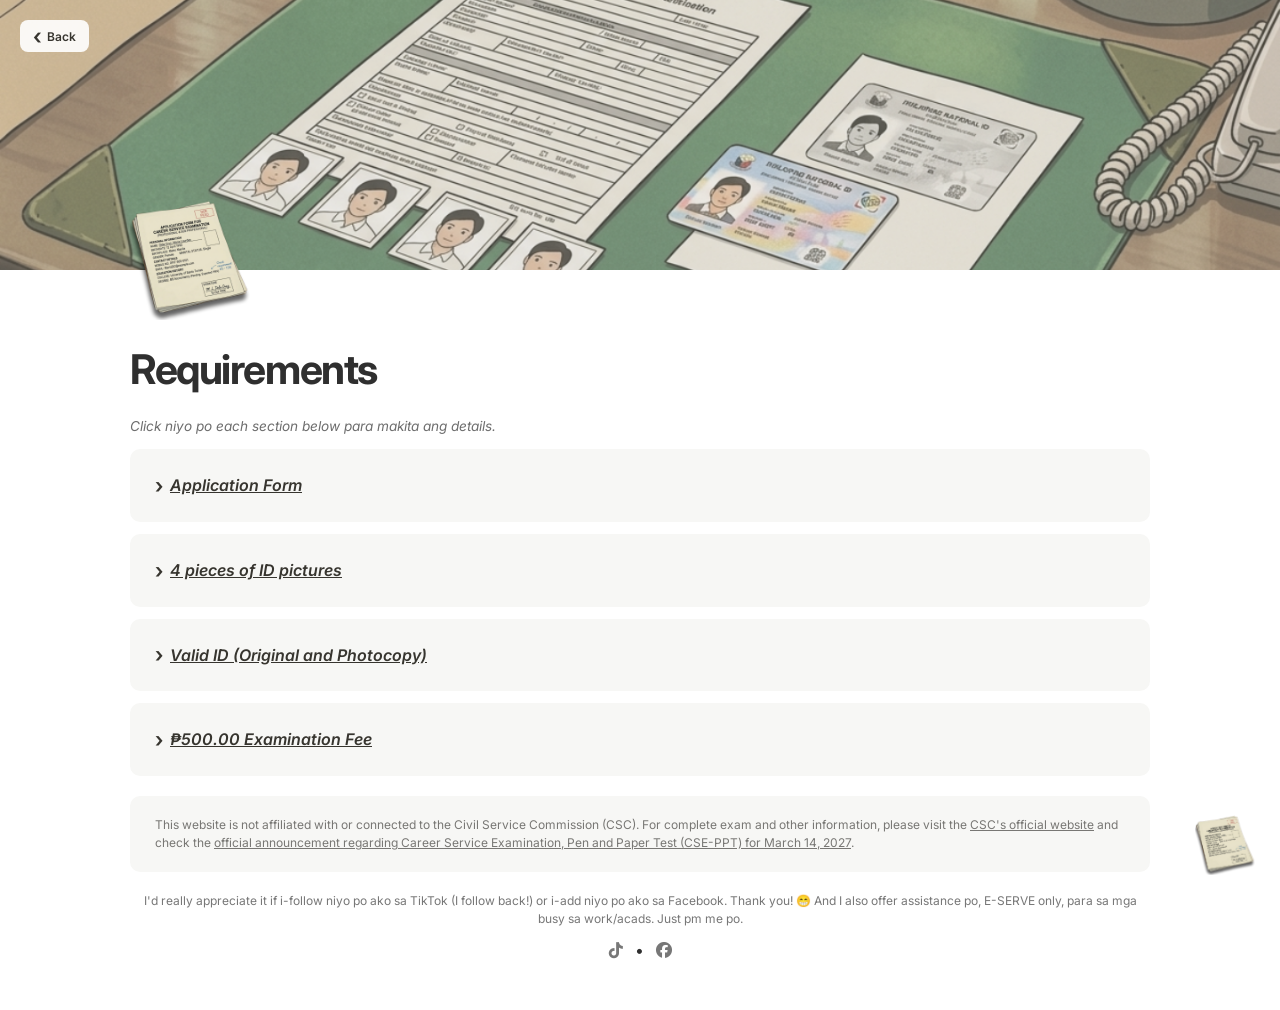
<file: requirements/requirements.html>
<!DOCTYPE html>
<html lang="en">

<head>
  <meta charset="UTF-8" />
  <meta name="viewport" content="width=device-width, initial-scale=1.0" />
  <meta
    name="description"
    content="A guide to the Civil Service Exam application requirements."
  />
  <title>Requirements</title>
  <link rel="preconnect" href="https://fonts.googleapis.com" />
  <link rel="preconnect" href="https://fonts.gstatic.com" crossorigin />
  <link
    href="https://fonts.googleapis.com/css2?family=Inter:wght@400;500;600;700&display=swap"
    rel="stylesheet"
  />
  <link
    rel="stylesheet"
    href="https://cdnjs.cloudflare.com/ajax/libs/font-awesome/6.5.2/css/all.min.css"
  />
  <link rel="stylesheet" href="requirements.css" />
  <link rel="stylesheet" href="../footer/footer.css" />
  <link rel="stylesheet" href="../sm/sm.css" />
  <link rel="stylesheet" href="../daily-quote/daily-quote.css">

  <!-- Google tag (gtag.js) -->
  <script async src="https://www.googletagmanager.com/gtag/js?id=G-DN2G4R1KJW"></script>
  <script>
    window.dataLayer = window.dataLayer || [];
    function gtag(){dataLayer.push(arguments);}
    gtag('js', new Date());

    gtag('config', 'G-DN2G4R1KJW');
  </script>
  
</head>

<body>
  
  <main>

    <!-- Cover -->
    <section class="cover" aria-label="Requirements Guide cover">
      <a href="../index.html" class="back-button">
        <span class="back-arrow">‹</span>
        <span>Back</span>
      </a>
      <img
        src="../images/requirements.png"
        alt="Civil Service Exam requirements guide"
      />
    </section>


    <!-- Profile Icon -->
    <div class="page-icon-wrapper">
      <img
        class="page-icon-cover"
        src="../images/icon.png"
        alt=""
        aria-hidden="true"
      />
    </div>


    <div class="page-shell">

      <!-- Page Header -->
      <header class="page-header">
        <h1>Requirements</h1>
      </header>

      <p class="section-instruction">
        <i>Click niyo po each section below para makita ang details. </i>
      </p>

      <!-- 1. APPLICATION FORM -->
      <section class="guide-box">
        <div class="application-form">

          <button
            class="application-toggle"
            type="button"
            aria-expanded="false"
            aria-controls="application-content"
          >
            <span class="arrow">›</span>
            <span><i><u>Application Form</u></i></span>
          </button>


          <div
            class="application-content"
            id="application-content"
          >

            <!-- First Bullet -->
            <div class="content-item">
              <p>
                <strong>•</strong>
                If kukuha or mag-si-secure ka po ng slot through E-SERVE
                or OCSEAS, may ma-ge-generate na dun na application form
                with your info/details na. So, no need na po mag-fill out
                nang handwritten. Kailangan mo na lang i-download at i-print
                sa legal-size bond paper, back-to-back. Isang copy lang po ang
                required, but you may print and bring 2 copies just in case.
              </p>


              <!-- Requirements Image -->
              <div class="guide-image">
                <img
                  src="../images/requirements1.png"
                  alt="Civil Service Exam application form"
                />
              </div>
            </div>


            <!-- Second Bullet -->
            <div class="content-item">
              <p>
                <strong>•</strong>
                If kailangan mo ng copy ng application form for handwritten
                fill-out, you may download it here:
                <i>
                  (<span style="color: #777;">source:</span>
                  <a
                    href="https://csc.gov.ph/downloads/category/459-cse-application-form"
                    target="_blank"
                    rel="noopener noreferrer"
                  >
                    https://csc.gov.ph/downloads/category/459-cse-application-form</a>)
                </i>
              </p>

              
              <!-- Professional Application Form -->
              <div class="form-link">
                <span class="bullet">⁍</span>
                <a
                  href="https://csc.gov.ph/phocadownload/userupload/erpo/forms/exam-app-forms/Annex%20A1_CS%20Form%20100_Revised%202023_CSEP_a1_edited_a1.pdf"
                  target="_blank"
                  rel="noopener noreferrer"
                >
                  APPLICATION FORM (Career Service-Professional)
                </a>
              </div>


              <!-- SubProfessional Application Form -->
              <div class="form-link">
                <span class="bullet">⁍</span>
                <a
                  href="https://csc.gov.ph/phocadownload/userupload/erpo/forms/exam-app-forms/Annex%20A2_CS%20Form%20100_Revised%202023_CSESP_a1_edited_a1.pdf"
                  target="_blank"
                  rel="noopener noreferrer"
                >
                  APPLICATION FORM (Career Service-SubProfessional)
                </a>
              </div>
            </div>

          </div>
        </div>
      </section>


      <!-- 2. ID PICTURES -->

      <section class="guide-box">
        <div class="application-form">

          <button
            class="application-toggle"
            type="button"
            aria-expanded="false"
            aria-controls="id-picture-content"
          >
            <span class="arrow">›</span>
          <span><i><u>4 pieces of ID pictures</u></i></span>
          </button>


          <div
            class="application-content"
            id="id-picture-content"
          >

            <div class="content-item">
              <p>
                <strong>•</strong>
                Passport size, with name tag.
              </p>
            </div>


            <div class="content-item">
              <p>
                <strong>•</strong>
                Pag magpapapicture ka po sa mga photo studio, sabihin mo
                lang na gagamitin for Civil Service Exam. Alam na nila ’yon.
                Para sa complete details ng required ID picture, please refer to
                the guide/image below.
                <i> 
                  (<span style="color: #777;">image source: 
                  <a 
                    href="https://csc.gov.ph/phocadownload/userupload/erpo/announcements/2026/ExamAnn_2026_06_Conduct%20of%2014%20March%202027%20CSE-PPT%20orig%20signed.pdf"
                    target="_blank"
                    rel="noopener noreferrer"
                  > 
                    CSC official announcement</a>, pages 5-6.</span>) 
                </i>
              </p>


              <!-- ID Picture Requirements Image -->
              <div class="guide-image">
                <img
                  src="../images/requirements2.png"
                  alt="Civil Service Exam ID picture requirements"
                />
              </div>
            </div>

            <div class="content-item">
              <p>
                <strong>•</strong>
                Follow niyo po yang guide kasi based on my experience, mahigpit po sila pagdating sa ID picture. (Napa-doble gastos ko dahil nagpa-picture ako ulit. 😅)
              </p>
            </div>

          </div>
        </div>
      </section>


      <!-- 3. VALID ID -->

      <section class="guide-box">
        <div class="application-form">

          <button
            class="application-toggle"
            type="button"
            aria-expanded="false"
            aria-controls="valid-id-content"
          >
            <span class="arrow">›</span>
            <span><i><u>Valid ID (Original and Photocopy)</u></i></span>
          </button>


          <div
            class="application-content"
            id="valid-id-content"
          >

            <div class="content-item">
              <p>
                <strong>•</strong>
                Kailangan mong dalhin ang original valid ID mo at photocopy. 1 photocopy 
                lang ang required. Long/legal size bond paper, pwedeng colored or black, basta readable.
                Para sa complete list ng acceptable na valid IDs na puwedeng
                dalhin at i-present, refer to the guide/images below.
                <i> 
                  (<span style="color: #777;">image source: 
                  <a 
                    href="https://csc.gov.ph/phocadownload/userupload/erpo/announcements/2026/ExamAnn_2026_06_Conduct%20of%2014%20March%202027%20CSE-PPT%20orig%20signed.pdf"
                    target="_blank"
                    rel="noopener noreferrer"
                  > 
                    CSC official announcement</a>, pages 6-7.</span>) 
                </i>
              </p>


              <!-- Valid ID Requirements Images -->
              <div class="guide-images-row">
                <div class="guide-image">
                  <img
                    src="../images/requirements3.png"
                    alt="Civil Service Exam acceptable valid IDs guide"
                  />
                </div>

                <div class="guide-image">
                  <img
                    src="../images/requirements4.png"
                    alt="Civil Service Exam acceptable valid IDs guide"
                  />
                </div>
              </div>

              <p>
                <strong>•</strong>
                If walang birth date ang valid id mo, you can bring your birth certificate 
                and a photocopy. 
                <i> 
                  (<span style="color: #777;">image source: 
                  <a 
                    href="https://csc.gov.ph/phocadownload/userupload/erpo/announcements/2026/ExamAnn_2026_06_Conduct%20of%2014%20March%202027%20CSE-PPT%20orig%20signed.pdf"
                    target="_blank"
                    rel="noopener noreferrer"
                  > 
                    CSC official announcement</a>, page 7.</span>) 
                </i>
              </p>

              <!-- BIRTH CERTIFICATE -->
              <div class="guide-image">
                <img
                  src="../images/requirements5.png"
                  alt="Civil Service Exam ID picture requirements"
                />
              </div>

            </div>

          </div>
        </div>
      </section>


      <!-- 4. EXAMINATION FEE -->

      <section class="guide-box">
        <div class="application-form">

          <button
            class="application-toggle"
            type="button"
            aria-expanded="false"
            aria-controls="examination-fee-content"
          >
            <span class="arrow">›</span>
            <span><i><u>₱500.00 Examination Fee</u></i></span>
          </button>


          <div
            class="application-content"
            id="examination-fee-content"
          >

            <div class="content-item">
              <p>
                <strong>•</strong>
                Of course, ang ₱500.00. After mo magpasa ng mga requirements,
                may mare-receive ka na 2 receipts. Yung receipt ng binayaran
                mo na 500 at yung application receipt.
              </p>

              <!-- Examination Fee Image -->
              <div class="guide-image">
                <img
                  src="../images/requirements6.png"
                  alt="Civil Service Exam examination fee guide"
                />
              </div>
            </div>

            <p>
                <strong>•</strong>
                Next thing to do? Mag-review na habang naghihintay sa araw ng exam. 😄
              </p>

          </div>
        </div>
      </section>

      <!-- Footer -->
      <div id="footer"></div>

      <!-- Social Media Accounts -->
      <div id="sm"></div>

    </div>
  </main>

  <!-- Daily Quote -->
  <div id="daily-quote"></div>

  <!-- Main JavaScript -->
  <script src="../script.js"></script>


  <!-- Requirements Dropdowns -->
  <script>
    const applicationToggles =
      document.querySelectorAll(".application-toggle");
    applicationToggles.forEach((toggle) => {
      toggle.addEventListener("click", () => {
        const contentId =
          toggle.getAttribute("aria-controls");
        const content =
          document.getElementById(contentId);
        const isOpen =
          content.classList.toggle("open");
        toggle.setAttribute(
          "aria-expanded",
          isOpen
        );
        toggle.classList.toggle(
          "active",
          isOpen
        );
      });
    });
  </script>

</body>
</html>
</file>
<file: styles.css>
/* =========================
   RESET
========================= */

*,
*::before,
*::after {
  box-sizing: border-box;
}

html {
  scroll-behavior: smooth;
}

body {
  margin: 0;
  background: #ffffff;
  color: #2f2f2f;
  font-family: "Inter", sans-serif;
}

img {
  display: block;
  max-width: 100%;
}

a {
  color: inherit;
  text-decoration: none;
}

button {
  font: inherit;
}


/* =========================
   COVER
========================= */

.cover {
  width: 100%;
  height: 30vh;
  min-height: 220px;
  max-height: 300px;
  overflow: hidden;
  background: #eeeeec;
  animation: coverFadeIn 900ms ease-out both;
}

.cover img {
  width: 100%;
  height: 100%;
  object-fit: cover;
  object-position: center center;
}

@keyframes coverFadeIn {
  from {
    opacity: 0;
    transform: scale(1.03);
  }

  to {
    opacity: 1;
    transform: scale(1);
  }
}


/* =========================
   PAGE ICON
========================= */

.page-icon-wrapper {
  position: relative;
  width: min(calc(100% - 48px), 1020px);
  height: 0;
  margin: 0 auto;
}

.page-icon-cover {
  position: absolute;
  top: -70px;
  left: 0;
  z-index: 10;
  width: 120px;
  height: 120px;
  object-fit: contain;
  animation: pageIconFadeIn 700ms ease-out 250ms both;
}

@keyframes pageIconFadeIn {
  from {
    opacity: 0;
    transform: translateY(15px) scale(0.92);
  }

  to {
    opacity: 1;
    transform: translateY(0) scale(1);
  }
}


/* =========================
   PAGE
========================= */

.page-shell {
  width: min(calc(100% - 48px), 1020px);
  margin: 0 auto;
  padding-top: 75px; /*changed1*/
  padding-bottom: 50px;
  animation: pageFadeIn 700ms ease-out 150ms both;
}

@keyframes pageFadeIn {
  from {
    opacity: 0;
    transform: translateY(18px);
  }

  to {
    opacity: 1;
    transform: translateY(0);
  }
}


/* =========================
   PAGE HEADER
========================= */

.page-header {
  margin-bottom: 25px;
}

.page-header h1 {
  margin: 0;
  color: #2f2f2f;
  font-size: clamp(32px, 3.2vw, 42px);
  font-weight: 700;
  line-height: 1.18;
  letter-spacing: -0.035em;
}


/* =========================
   CALLOUT
========================= */

.callout {
  display: flex;
  align-items: center;
  gap: 18px;
  min-height: 74px;
  margin-bottom: 20px;
  padding: 20px 24px;
  border-radius: 10px;
  background: #f7f7f5;
}

.callout p {
  margin: 0;
  color: #37352f;
  font-size: 16px;
  line-height: 1.6;
}

.page-icon {
  width: 26px;
  height: 26px;
  flex: 0 0 26px;
  object-fit: contain;
}


/* =========================
   DATABASE
========================= */

.database {
  width: 100%;
  padding: 25px;
  border-radius: 10px;
  background: #f7f7f5;
}


/* =========================
   CARDS GRID
========================= */

.cards-grid {
  display: grid;
  grid-template-columns: repeat(3, minmax(0, 1fr));
  gap: 16px;
  width: 100%;
}


/* =========================
   CARD
========================= */

.card {
  display: flex;
  flex-direction: column;
  width: 100%;
  min-width: 0;
  overflow: hidden;
  border: 1px solid #e3e3e0;
  border-radius: 10px;
  background: #ffffff;
  box-shadow: 0 1px 2px rgba(0, 0, 0, 0.04);
  transition:
    transform 300ms ease,
    background 300ms ease,
    box-shadow 300ms ease;
}

.card:hover {
  background: #fbfbfa;
  transform: translateY(-6px);
  box-shadow: 0 8px 18px rgba(0, 0, 0, 0.10);
}


/* =========================
   CARD IMAGE
========================= */

.card-cover {
  width: 100%;
  aspect-ratio: 1.85 / 1;
  object-fit: cover;
  border-bottom: 1px solid #eeeeec;
}


/* =========================
   CARD TITLE
========================= */

.card-title {
  display: flex;
  align-items: flex-start;
  gap: 12px;
  min-height: 82px;
  padding: 18px 18px 17px;
  color: #37352f;
  font-size: 15px;
  font-weight: 600;
  line-height: 1.4;
}

.card-icon {
  width: 23px;
  height: 23px;
  flex: 0 0 23px;
  margin-top: 1px;
  object-fit: contain;
}

.card-title span {
  min-width: 0;
  overflow-wrap: anywhere;
}


/* =========================
   TABLET
========================= */

@media (max-width: 850px) {
  .cover {
    min-height: 200px;
    max-height: 260px;
  }

  .page-icon-wrapper {
    width: min(calc(100% - 36px), 720px);
  }

  .page-icon-cover {
    top: -70px;
    left: 0;
    width: 120px;
    height: 120px;
  }

  .page-shell {
    width: min(calc(100% - 36px), 720px);
    padding-top: 75px; /*changed1*/
  }

  .cards-grid {
    grid-template-columns: repeat(2, minmax(0, 1fr));
  }
}


/* =========================
   MOBILE
========================= */

@media (max-width: 560px) {
  .cover {
    height: 200px;
    min-height: 200px;
    max-height: 200px;
  }

  .page-icon-wrapper {
    width: calc(100% - 28px);
  }

  .page-icon-cover {
    top: -70px;
    left: 0;
    width: 120px;
    height: 120px;
  }

  .page-shell {
    width: calc(100% - 68px);
    padding-top: 75px; /*changed1*/
    padding-bottom: 50px;
  }

  .page-header {
    margin-bottom: 19px;
  }

  .page-header h1 {
    font-size: 29px;
    line-height: 1.2;
  }

  .callout {
    gap: 14px;
    padding: 18px;
  }

  .callout p {
    font-size: 15px;
  }

  .database {
    padding: 19px;
  }

  .cards-grid {
    grid-template-columns: 1fr;
    gap: 14px;
  }

  .card-title {
    min-height: auto;
    padding: 16px;
    font-size: 15px;
  }
}
</file>
<file: footer/footer.css>
/* =========================
   FOOTER
========================= */

.site-footer {
  width: 100%;
  margin-top: 20px;
  padding: 20px 25px;
  border-radius: 10px;
  background: #f7f7f5;
}

.site-footer p {
  margin: 0;
  color: #787774;
  font-size: 12px;
  line-height: 1.5;
}
</file>
<file: sm/sm.css>
/* =========================
   SOCIAL MEDIA
========================= */

.social-media {
  width: 100%;
  padding-top: 20px;
  text-align: center;
}

.social-media-text {
  margin: 0 0 12px;
  color: #777777;
  font-size: 12px;
  font-weight: 400;
  line-height: 1.5;
}

.social-media-links {
  display: flex;
  align-items: center;
  justify-content: center;
  gap: 12px;
}

.social-media-links a {
  display: flex;
  align-items: center;
  justify-content: center;
  color: #777777;
  text-decoration: none;
  font-size: 16px;
  transition: opacity 180ms ease, transform 180ms ease;
}

.social-media-links a:hover {
  opacity: 0.7;
  transform: translateY(-2px);
}

.social-media-bullet {
  color: #999999;
  font-size: 12px;
  line-height: 0.5;
}
</file>
<file: daily-quote/daily-quote.css>
/* =========================
   DAILY QUOTE
========================= */

.daily-quote-button {
  position: fixed;
  right: 25px;
  bottom: 25px;
  width: 60px;
  height: 60px;
  padding: 0;
  margin: 0;
  border: none;
  background: transparent;
  cursor: pointer;
  z-index: 10001;
  transition: transform 0.25s ease;
}

/* Smooth, gentle pulsing */
.daily-quote-button img {
  display: block;
  width: 100%;
  height: 100%;
  object-fit: contain;
  animation: dailyQuotePulse 2.8s ease-in-out infinite;
}

/* Pulse animation */
@keyframes dailyQuotePulse {
  0%,
  100% {
    transform: scale(1);
  }
  50% {
    transform: scale(1.08);
  }
}

/* Keep the hover animation */
.daily-quote-button:hover {
  transform: scale(1.12);
}


/* =========================
   DARK OVERLAY
========================= */

.daily-quote-overlay {
  position: fixed;
  inset: 0;
  background: rgba(0, 0, 0, 0.80);
  opacity: 0;
  visibility: hidden;
  z-index: 10000;
  transition:
    opacity 0.35s ease,
    visibility 0.35s ease;
}

.daily-quote-overlay.show {
  opacity: 1;
  visibility: visible;
}


/* =========================
   DAILY QUOTE POPUP
========================= */

.daily-quote-popup {
  position: fixed;
  right: 25px;
  bottom: 95px;
  width: 280px;
  padding: 22px;
  background: #ffffff;
  border: 1px solid #e3e3e0;
  border-radius: 10px;
  box-shadow: 0 8px 25px rgba(0, 0, 0, 0.18);
  opacity: 0;
  visibility: hidden;
  transform: translateY(12px) scale(0.97);
  z-index: 10002;
  transition:
    opacity 0.35s ease,
    transform 0.35s ease,
    visibility 0.35s ease;
}

.daily-quote-popup.show {
  opacity: 1;
  visibility: visible;
  transform: translateY(0) scale(1);
}


/* =========================
   QUOTE TEXT
========================= */

.daily-quote-popup p {
  margin: 0;
  color: #37352f;
  font-size: 14px;
  line-height: 1.6;
  text-align: center;
}


/* =========================
   CLOSE BUTTON
========================= */

.daily-quote-close {
  position: absolute;
  top: 6px;
  right: 10px;
  padding: 0;
  border: none;
  background: none;
  color: #999999;
  font-size: 22px;
  line-height: 1;
  cursor: pointer;
  transition: color 0.2s ease;
}

.daily-quote-close:hover {
  color: #555555;
}


/* =========================
   MOBILE
========================= */

@media (max-width: 560px) {
  .daily-quote-button {
    right: 15px;
    bottom: 15px;
    width: 52px;
    height: 52px;
  }

  .daily-quote-popup {
    right: 15px;
    bottom: 80px;
    width: calc(100% - 30px);
    max-width: 280px;
  }
}

.daily-quote-hint {
  position: fixed;
  right: 28px;
  bottom: 88px;
  padding: 5px 9px;
  background: #ffffff;
  color: #555555;
  border: 1px solid #e3e3e0;
  border-radius: 6px;
  font-size: 11px;
  line-height: 1;
  white-space: nowrap;
  opacity: 0;
  visibility: hidden;
  transform: translateY(5px);
  z-index: 10002;
  transition:
    opacity 0.2s ease,
    transform 0.2s ease,
    visibility 0.2s ease;
}

.daily-quote-button:hover + .daily-quote-hint {
  opacity: 1;
  visibility: visible;
  transform: translateY(0);
}
</file>
<file: eserve/eserve.css>
/* =========================
   RESET
========================= */

*,
*::before,
*::after {
  box-sizing: border-box;
}

html {
  scroll-behavior: smooth;
}

body {
  margin: 0;
  background: #ffffff;
  color: #2f2f2f;
  font-family: "Inter", sans-serif;
}

img {
  display: block;
  max-width: 100%;
}

a {
  color: inherit;
  text-decoration: none;
}

button {
  font: inherit;
}


/* =========================
   COVER
========================= */

.cover {
  position: relative;
  width: 100%;
  height: 30vh;
  min-height: 220px;
  max-height: 300px;
  overflow: hidden;
  background: #eeeeec;
  animation: coverFadeIn 900ms ease-out both;
}

.cover img {
  width: 100%;
  height: 100%;
  object-fit: cover;
  object-position: center center;
}

@keyframes coverFadeIn {
  from {
    opacity: 0;
    transform: scale(1.03);
  }

  to {
    opacity: 1;
    transform: scale(1);
  }
}


/* =========================
   BACK BUTTON
========================= */

.back-button {
  position: absolute;
  top: 20px;
  left: 20px;
  z-index: 10;

  display: inline-flex;
  align-items: center;
  gap: 5px;

  padding: 5px 13px;

  border-radius: 8px;
  background: rgba(255, 255, 255, 0.9);

  color: #37352f;
  font-size: 12px;
  font-weight: 600;

  text-decoration: none;

  transition:
    background 200ms ease,
    transform 200ms ease,
    opacity 200ms ease;
}

.back-button:hover {
  background: #ffffff;
  transform: translateX(-2px);
}

.back-arrow {
  font-size: 22px;
  line-height: 1;
}


/* =========================
   PAGE ICON
========================= */

.page-icon-wrapper {
  position: relative;
  width: min(calc(100% - 48px), 1020px);
  height: 0;
  margin: 0 auto;
}

.page-icon-cover {
  position: absolute;
  top: -70px;
  left: 0;
  z-index: 10;

  width: 120px;
  height: 120px;

  object-fit: contain;

  animation: pageIconFadeIn 700ms ease-out 250ms both;
}

@keyframes pageIconFadeIn {
  from {
    opacity: 0;
    transform: translateY(15px) scale(0.92);
  }

  to {
    opacity: 1;
    transform: translateY(0) scale(1);
  }
}


/* =========================
   PAGE
========================= */

.page-shell {
  width: min(calc(100% - 48px), 1020px);
  margin: 0 auto;

  padding-top: 75px;
  padding-bottom: 50px;

  animation: pageFadeIn 700ms ease-out 150ms both;
}

@keyframes pageFadeIn {
  from {
    opacity: 0;
    transform: translateY(18px);
  }

  to {
    opacity: 1;
    transform: translateY(0);
  }
}


/* =========================
   PAGE HEADER
========================= */

.page-header {
  margin-bottom: 25px;
}

.page-header h1 {
  margin: 0;

  color: #2f2f2f;
  font-size: clamp(32px, 3.2vw, 42px);
  font-weight: 700;
  line-height: 1.18;
  letter-spacing: -0.035em;
}


/* =========================
   ESERVE LINK BOX
========================= */

.info-box {
  width: 100%;

  margin-bottom: 18px;
  padding: 21px 31px;

  border-radius: 10px;
  background: #f7f7f5;
}

.info-box p {
  margin: 0;

  color: #37352f;
  font-size: 16px;
  line-height: 1.6;
}

.info-box strong {
  font-weight: 700;
}

.info-box a {
  color: #37352f;

  text-decoration: underline;
  text-decoration-thickness: 1px;
  text-underline-offset: 2px;
}

.info-box a:hover {
  opacity: 0.65;
}


/* =========================
   GUIDE BOX
========================= */

.guide-box {
  width: 100%;

  padding: 31px;

  border-radius: 10px;
  background: #f7f7f5;
}


/* =========================
   GUIDE ITEMS
========================= */

.guide-item {
  padding: 14px 0;
}

.guide-item:first-child {
  padding-top: 0;
}

.guide-item:last-child {
  padding-bottom: 0;
}

.guide-item p {
  margin: 0;

  color: #37352f;
  font-size: 16px;
  line-height: 1.6;
}

.guide-item strong {
  font-weight: 700;
}


/* =========================
   GUIDE IMAGES
========================= */

.guide-image {
  width: 100%;

  margin-top: 17px;

  overflow: hidden;

  border-radius: 8px;
  background: #ffffff;
  border: 1px solid #e3e3e0;
}

.guide-image img {
  width: 100%;
  height: auto;

  object-fit: contain;
}


/* =========================
   STEP 7 IMAGE ROW
========================= */

.guide-images-row {
  display: grid;
  grid-template-columns: repeat(2, minmax(0, 1fr));
  gap: 17px;
  width: 100%;
  margin-top: 17px;
}

.guide-images-row .guide-image {
  margin-top: 0;
}


/* =========================
   TABLET
========================= */

@media (max-width: 850px) {

  .cover {
    min-height: 200px;
    max-height: 260px;
  }

  .page-icon-wrapper {
    width: min(calc(100% - 36px), 720px);
  }

  .page-icon-cover {
    top: -70px;
    left: 0;

    width: 120px;
    height: 120px;
  }

  .page-shell {
    width: min(calc(100% - 36px), 720px);

    padding-top: 75px;
  }

}


/* =========================
   MOBILE
========================= */

@media (max-width: 560px) {

  .cover {
    height: 200px;
    min-height: 200px;
    max-height: 200px;
  }

  .page-icon-wrapper {
    width: calc(100% - 28px);
  }

  .page-icon-cover {
    top: -70px;
    left: 0;

    width: 120px;
    height: 120px;
  }

  .page-shell {
    width: calc(100% - 68px);

    padding-top: 75px;
    padding-bottom: 50px;
  }

  .page-header {
    margin-bottom: 19px;
  }

  .page-header h1 {
    font-size: 29px;
    line-height: 1.2;
  }

  .info-box {
    margin-bottom: 15px;
    padding: 17px 31px;
  }

  .info-box p {
    font-size: 15px;
    line-height: 1.6;
  }

  .guide-box {
    padding: 31px;
  }

  .guide-item {
    padding: 11px 0;
  }

  .guide-item p {
    font-size: 15px;
    line-height: 1.6;
  }

  .guide-image {
    margin-top: 15px;
  }

  .guide-images-row {
    grid-template-columns: 1fr;
    gap: 15px;
    margin-top: 15px;
  }

  .guide-images-row .guide-image {
    margin-top: 0;
  }

}
</file>
<file: faqs/faqs.css>
/* =========================
   RESET
========================= */

*,
*::before,
*::after {
  box-sizing: border-box;
}

html {
  scroll-behavior: smooth;
}

body {
  margin: 0;
  background: #ffffff;
  color: #2f2f2f;
  font-family: "Inter", sans-serif;
}

img {
  display: block;
  max-width: 100%;
}

a {
  color: inherit;
  text-decoration: none;
}

button {
  font: inherit;
}


/* =========================
   COVER
========================= */

.cover {
  position: relative;
  width: 100%;
  height: 30vh;
  min-height: 220px;
  max-height: 300px;
  overflow: hidden;
  background: #eeeeec;
  animation: coverFadeIn 900ms ease-out both;
}

.cover img {
  width: 100%;
  height: 100%;
  object-fit: cover;
  object-position: center center;
}

@keyframes coverFadeIn {
  from {
    opacity: 0;
    transform: scale(1.03);
  }

  to {
    opacity: 1;
    transform: scale(1);
  }
}


/* =========================
   BACK BUTTON
========================= */

.back-button {
  position: absolute;
  top: 20px;
  left: 20px;
  z-index: 10;

  display: inline-flex;
  align-items: center;
  gap: 5px;

  padding: 5px 13px;

  border-radius: 8px;
  background: rgba(255, 255, 255, 0.9);

  color: #37352f;
  font-size: 12px;
  font-weight: 600;

  text-decoration: none;

  transition:
    background 200ms ease,
    transform 200ms ease,
    opacity 200ms ease;
}

.back-button:hover {
  background: #ffffff;
  transform: translateX(-2px);
}

.back-arrow {
  font-size: 22px;
  line-height: 1;
}


/* =========================
   PAGE ICON
========================= */

.page-icon-wrapper {
  position: relative;
  width: min(calc(100% - 48px), 1020px);
  height: 0;
  margin: 0 auto;
}

.page-icon-cover {
  position: absolute;
  top: -70px;
  left: 0;
  z-index: 10;

  width: 120px;
  height: 120px;

  object-fit: contain;

  animation: pageIconFadeIn 700ms ease-out 250ms both;
}

@keyframes pageIconFadeIn {
  from {
    opacity: 0;
    transform: translateY(15px) scale(0.92);
  }

  to {
    opacity: 1;
    transform: translateY(0) scale(1);
  }
}


/* =========================
   PAGE
========================= */

.page-shell {
  width: min(calc(100% - 48px), 1020px);
  margin: 0 auto;

  padding-top: 75px;
  padding-bottom: 50px;

  animation: pageFadeIn 700ms ease-out 150ms both;
}

@keyframes pageFadeIn {
  from {
    opacity: 0;
    transform: translateY(18px);
  }

  to {
    opacity: 1;
    transform: translateY(0);
  }
}


/* =========================
   PAGE HEADER
========================= */

.page-header {
  margin-bottom: 25px;
}

.page-header h1 {
  margin: 0;

  color: #2f2f2f;
  font-size: clamp(32px, 3.2vw, 42px);
  font-weight: 700;
  line-height: 1.18;
  letter-spacing: -0.035em;
}


/* =========================
   GUIDE BOX
========================= */

.guide-box {
  width: 100%;
  margin-bottom: 12px;
  padding: 25px;
  border-radius: 10px;
  background: #f7f7f5;
}


/* =========================
   FAQ SECTION
========================= */

.faq-section {
  width: 100%;
}


/* =========================
   SECTION TOGGLE
========================= */

.section-toggle {
  width: auto;

  display: inline-flex;
  align-items: center;
  justify-content: flex-start;

  gap: 7px;

  padding: 0;

  border: 0;
  background: transparent;

  color: #37352f;

  font-size: 16px;
  font-weight: 600;
  line-height: 1.4;

  text-align: left;

  cursor: pointer;
}

.section-toggle:hover {
  opacity: 0.65;
}


/* =========================
   ARROW
========================= */

.arrow {
  display: inline-block;

  flex: 0 0 auto;

  font-size: 21px;
  line-height: 1;

  transform: rotate(0deg);

  transition: transform 250ms ease;
}

.section-toggle.active .arrow {
  transform: rotate(90deg);
}


/* =========================
   SECTION CONTENT
========================= */

.section-content {
  max-height: 0;

  overflow: hidden;

  opacity: 0;

  padding-left: 27px;

  transition:
    max-height 600ms ease,
    opacity 250ms ease;
}

.section-content.open {
  max-height: 10000px;

  padding-top: 15px;
  padding-bottom: 5px;

  opacity: 1;
}


/* =========================
   CONTENT ITEMS
========================= */

.content-item {
  padding: 7px 0;
}

.content-item p {
  margin: 0;
  color: #37352f;
  font-size: 16px;
  line-height: 1.6;
}

.content-item strong {
  font-weight: 700;
}


/* =========================
   LINKS
========================= */

.content-item a {
  color: #5b9bd5;
  text-decoration: underline;
  text-decoration-thickness: 1px;
  text-underline-offset: 2px;
}

.content-item a:hover {
  opacity: 0.65;
}


/* =========================
   GUIDE IMAGE
========================= */

.guide-image {
  width: 100%;

  margin-top: 17px;

  overflow: hidden;

  border-radius: 8px;

  background: #ffffff;

  border: 1px solid #e3e3e0;
}

.guide-image img {
  width: 100%;
  height: auto;
  object-fit: contain;
}


/* =========================
   GUIDE IMAGES ROW
========================= */

.guide-images-row {
  display: flex;
  gap: 12px;
  width: 100%;
  margin-top: 17px;
  margin-bottom: 12px;
}

.guide-images-row .guide-image {
  flex: 1 1 0;
  min-width: 0;
  margin-top: 0;
}

.guide-images-row .guide-image img {
  width: 100%;
  height: auto;
  display: block;
}


/* =========================
   RECOMMENDATION LINKS
========================= */

.recommendation-link {
  display: flex;
  align-items: flex-start;
  gap: 7px;
  margin-top: 7px;
  margin-left: 28px;
  margin-bottom: 10px;
}

.recommendation-link .bullet {
  flex: 0 0 auto;
  color: #37352f;
  font-size: 16px;
  line-height: 1.6;
}

.recommendation-link a {
  color: #5b9bd5;
  font-size: 16px;
  line-height: 1.6;
  text-decoration: underline;
  text-decoration-thickness: 1px;
  text-underline-offset: 2px;
}

.recommendation-link a:hover {
  opacity: 0.65;
}


/* =========================
   TABLET
========================= */

@media (max-width: 850px) {

  .cover {
    min-height: 200px;
    max-height: 260px;
  }

  .page-icon-wrapper {
    width: min(calc(100% - 36px), 720px);
  }

  .page-icon-cover {
    top: -70px;
    left: 0;
    width: 120px;
    height: 120px;
  }

  .page-shell {
    width: min(calc(100% - 36px), 720px);
    padding-top: 75px;
  }

}


/* =========================
   MOBILE
========================= */

@media (max-width: 560px) {

  .cover {
    height: 200px;
    min-height: 200px;
    max-height: 200px;
  }

  .page-icon-wrapper {
    width: calc(100% - 28px);
  }

  .page-icon-cover {
    top: -70px;
    left: 0;

    width: 120px;
    height: 120px;
  }

  .page-shell {
    width: calc(100% - 68px);

    padding-top: 75px;
    padding-bottom: 50px;
  }

  .page-header {
    margin-bottom: 19px;
  }

  .page-header h1 {
    font-size: 29px;
    line-height: 1.2;
  }

  .guide-box {
    padding: 25px;
    margin-bottom: 10px;
  }

  .section-toggle {
    font-size: 15px;
  }

  .section-content {
    padding-left: 27px;
  }

  .section-content.open {
    max-height: 15000px;
  }

  .content-item {
    padding: 6px 0;
  }

  .content-item p {
    font-size: 15px;
    line-height: 1.6;
  }

  .guide-image {
    margin-top: 15px;
  }

  .recommendation-link {
    margin-left: 28px;
    margin-bottom: 10px;

  }

  .recommendation-link a {
    font-size: 15px;
    line-height: 1.6;
  }

  .guide-images-row {
    gap: 7px;
  }

}


/* Faber-Castell */
.ballpen-guide-image {
  width: 65%;
  max-width: 700px;
  margin: 0 auto;
}

.ballpen-guide-image img {
  width: 100%;
  height: auto;
  display: block;
}

/* Mobile View */
@media (max-width: 768px) {
  .ballpen-guide-image {
    width: 100%;
    max-width: none;
  }

  .ballpen-guide-image img {
    width: 90%;
    margin: 0 auto;
  }
}



.section-instruction {
  font-size: 0.85rem;
  opacity: 0.7;
  margin: 10px 0 15px;
}
</file>
<file: paano/paano.css>
/* =========================
   RESET
========================= */

*,
*::before,
*::after {
  box-sizing: border-box;
}

html {
  scroll-behavior: smooth;
}

body {
  margin: 0;
  background: #ffffff;
  color: #2f2f2f;
  font-family: "Inter", sans-serif;
}

img {
  display: block;
  max-width: 100%;
}

a {
  color: inherit;
  text-decoration: none;
}

button {
  font: inherit;
}


/* =========================
   COVER
========================= */

.cover {
  position: relative;
  width: 100%;
  height: 30vh;
  min-height: 220px;
  max-height: 300px;
  overflow: hidden;
  background: #eeeeec;
  animation: coverFadeIn 900ms ease-out both;
}

.cover img {
  width: 100%;
  height: 100%;
  object-fit: cover;
  object-position: center center;
}

@keyframes coverFadeIn {
  from {
    opacity: 0;
    transform: scale(1.03);
  }

  to {
    opacity: 1;
    transform: scale(1);
  }
}

/* =========================
   BACK BUTTON
========================= */

.back-button {
  position: absolute;
  top: 20px;
  left: 20px;
  z-index: 10;

  display: inline-flex;
  align-items: center;
  gap: 5px;

  padding: 5px 13px;

  border-radius: 8px;
  background: rgba(255, 255, 255, 0.9);

  color: #37352f;
  font-size: 12px;
  font-weight: 600;

  text-decoration: none;

  transition:
    background 200ms ease,
    transform 200ms ease,
    opacity 200ms ease;
}

.back-button:hover {
  background: #ffffff;
  transform: translateX(-2px);
}

.back-arrow {
  font-size: 22px;
  line-height: 1;
}


/* =========================
   PAGE ICON
========================= */

.page-icon-wrapper {
  position: relative;
  width: min(calc(100% - 48px), 1020px);
  height: 0;
  margin: 0 auto;
}

.page-icon-cover {
  position: absolute;
  top: -70px;
  left: 0;
  z-index: 10;
  width: 120px;
  height: 120px;
  object-fit: contain;
  animation: pageIconFadeIn 700ms ease-out 250ms both;
}

@keyframes pageIconFadeIn {
  from {
    opacity: 0;
    transform: translateY(15px) scale(0.92);
  }

  to {
    opacity: 1;
    transform: translateY(0) scale(1);
  }
}


/* =========================
   PAGE
========================= */

.page-shell {
  width: min(calc(100% - 48px), 1020px);
  margin: 0 auto;
  padding-top: 75px;
  padding-bottom: 50px;
  animation: pageFadeIn 700ms ease-out 150ms both;
}

@keyframes pageFadeIn {
  from {
    opacity: 0;
    transform: translateY(18px);
  }

  to {
    opacity: 1;
    transform: translateY(0);
  }
}


/* =========================
   PAGE HEADER
========================= */

.page-header {
  margin-bottom: 25px;
}

.page-header h1 {
  margin: 0;
  color: #2f2f2f;
  font-size: clamp(32px, 3.2vw, 42px);
  font-weight: 700;
  line-height: 1.18;
  letter-spacing: -0.035em;
}


/* =========================
   GUIDE BOX
========================= */

.guide-box {
  width: 100%;
  padding: 31px;
  border-radius: 10px;
  background: #f7f7f5;
}


/* =========================
   GUIDE ITEMS
========================= */

.guide-item {
  padding: 14px 0;
}

.guide-item:first-child {
  padding-top: 0;
}

.guide-item:last-child {
  padding-bottom: 0;
}

.guide-item p {
  margin: 0;
  color: #37352f;
  font-size: 16px;
  line-height: 1.6;
}

.guide-item strong {
  font-weight: 700;
}

.guide-item em {
  font-style: italic;
}


/* =========================
   LINKS
========================= */

.guide-item a {
  color: #37352f;
  text-decoration: underline;
  text-decoration-thickness: 1px;
  text-underline-offset: 2px;
}

.guide-item a:hover {
  opacity: 0.65;
}

.source-note {
  color: #777;
}


/* =========================
   GUIDE IMAGE
========================= */

.guide-image {
  width: 100%;
  margin-top: 17px;
  overflow: hidden;
  border-radius: 8px;
  background: #ffffff;
  border: 1px solid #e3e3e0;
}

.guide-image img {
  width: 100%;
  height: auto;
  object-fit: contain;
}

/* Number 4 */
.guide-images-row {
  display: flex;
  flex-direction: row;
  flex-wrap: nowrap;
  align-items: flex-start;
  gap: 12px;
  width: 100%;
}

.guide-images-row .guide-image {
  flex: 1 1 0;
  min-width: 0;
  width: auto;
  margin-top: 17px;
}

.guide-images-row .guide-image img {
  display: block;
  width: 100%;
  height: auto;
  object-fit: contain;
}


/* =========================
   FACEBOOK DROPDOWN
========================= */

.facebook-dropdown {
  margin-top: 10px;
  margin-left: 28px;
}

.facebook-toggle {
  width: auto;
  display: inline-flex;
  align-items: center;
  justify-content: flex-start;
  gap: 7px;
  padding: 0;
  border: 0;
  background: transparent;
  color: #37352f;
  font-size: 16px;
  font-weight: 600;
  line-height: 1.4;
  text-align: left;
  cursor: pointer;
}

.facebook-toggle:hover {
  opacity: 0.65;
}


/* =========================
   FACEBOOK ARROW
========================= */

.arrow {
  display: inline-block;
  flex: 0 0 auto;
  font-size: 21px;
  line-height: 1;
  transform: rotate(0deg);
  transition: transform 250ms ease;
}

.facebook-toggle.active .arrow {
  transform: rotate(90deg);
}


/* =========================
   FACEBOOK PAGES
========================= */

.facebook-pages {
  display: grid;
  grid-template-columns: repeat(2, minmax(0, 1fr));
  gap: 0 30px;
  max-height: 0;
  overflow: hidden;
  opacity: 0;
  padding-left: 27px;
  transition:
    max-height 400ms ease,
    opacity 250ms ease;
}

.facebook-pages.open {
  max-height: 600px;
  padding-top: 9px;
  padding-bottom: 5px;
  opacity: 1;
}

.facebook-pages ul {
  margin: 0;
  padding-left: 20px;
}

.facebook-pages li {
  padding-left: 2px;
  margin-bottom: 3px;
}

.facebook-pages li::marker {
  font-size: 12px;
}

.facebook-pages a {
  display: inline;
  color: #37352f;
  font-size: 15px;
  line-height: 1.5;
  text-decoration: underline;
  text-decoration-thickness: 1px;
  text-underline-offset: 2px;
}

.facebook-pages a:hover {
  opacity: 0.65;
}


/* =========================
   TABLET
========================= */

@media (max-width: 850px) {

  .cover {
    min-height: 200px;
    max-height: 260px;
  }

  .page-icon-wrapper {
    width: min(calc(100% - 36px), 720px);
  }

  .page-icon-cover {
    top: -70px;
    left: 0;
    width: 120px;
    height: 120px;
  }

  .page-shell {
    width: min(calc(100% - 36px), 720px);
    padding-top: 75px;
  }

}


/* =========================
   MOBILE
========================= */

@media (max-width: 560px) {

  .cover {
    height: 200px;
    min-height: 200px;
    max-height: 200px;
  }

  .page-icon-wrapper {
    width: calc(100% - 28px);
  }

  .page-icon-cover {
    top: -70px;
    left: 0;
    width: 120px;
    height: 120px;
  }

  .page-shell {
    width: calc(100% - 68px);
    padding-top: 75px;
    padding-bottom: 50px;
  }

  .page-header {
    margin-bottom: 19px;
  }

  .page-header h1 {
    font-size: 29px;
    line-height: 1.2;
  }

  .guide-box {
    padding: 31px;
  }

  .guide-item {
    padding: 11px 0;
  }

  .guide-item p {
    font-size: 15px;
    line-height: 1.6;
  }

  .guide-image {
    margin-top: 15px;
  }

  .facebook-dropdown {
    margin-top: 10px;
    margin-left: 28px;
    }

  .facebook-pages {
    grid-template-columns: 1fr;
  }

  .facebook-pages.open {
    max-height: 1000px;
  }

}

.guide-images-stacked {
  display: flex;
  flex-direction: column;
  gap: 20px;
}
</file>
<file: requirements/requirements.css>
/* =========================
   RESET
========================= */

*,
*::before,
*::after {
  box-sizing: border-box;
}

html {
  scroll-behavior: smooth;
}

body {
  margin: 0;
  background: #ffffff;
  color: #2f2f2f;
  font-family: "Inter", sans-serif;
}

img {
  display: block;
  max-width: 100%;
}

a {
  color: inherit;
  text-decoration: none;
}

button {
  font: inherit;
}


/* =========================
   COVER
========================= */

.cover {
  position: relative;
  width: 100%;
  height: 30vh;
  min-height: 220px;
  max-height: 300px;
  overflow: hidden;
  background: #eeeeec;
  animation: coverFadeIn 900ms ease-out both;
}

.cover img {
  width: 100%;
  height: 100%;
  object-fit: cover;
  object-position: center center;
}

@keyframes coverFadeIn {
  from {
    opacity: 0;
    transform: scale(1.03);
  }

  to {
    opacity: 1;
    transform: scale(1);
  }
}


/* =========================
   BACK BUTTON
========================= */

.back-button {
  position: absolute;
  top: 20px;
  left: 20px;
  z-index: 10;

  display: inline-flex;
  align-items: center;
  gap: 5px;

  padding: 5px 13px;

  border-radius: 8px;
  background: rgba(255, 255, 255, 0.9);

  color: #37352f;
  font-size: 12px;
  font-weight: 600;

  text-decoration: none;

  transition:
    background 200ms ease,
    transform 200ms ease,
    opacity 200ms ease;
}

.back-button:hover {
  background: #ffffff;
  transform: translateX(-2px);
}

.back-arrow {
  font-size: 22px;
  line-height: 1;
}


/* =========================
   PAGE ICON
========================= */

.page-icon-wrapper {
  position: relative;
  width: min(calc(100% - 48px), 1020px);
  height: 0;
  margin: 0 auto;
}

.page-icon-cover {
  position: absolute;
  top: -70px;
  left: 0;
  z-index: 10;

  width: 120px;
  height: 120px;

  object-fit: contain;

  animation: pageIconFadeIn 700ms ease-out 250ms both;
}

@keyframes pageIconFadeIn {
  from {
    opacity: 0;
    transform: translateY(15px) scale(0.92);
  }

  to {
    opacity: 1;
    transform: translateY(0) scale(1);
  }
}


/* =========================
   PAGE
========================= */

.page-shell {
  width: min(calc(100% - 48px), 1020px);
  margin: 0 auto;

  padding-top: 75px;
  padding-bottom: 50px;

  animation: pageFadeIn 700ms ease-out 150ms both;
}

@keyframes pageFadeIn {
  from {
    opacity: 0;
    transform: translateY(18px);
  }

  to {
    opacity: 1;
    transform: translateY(0);
  }
}


/* =========================
   PAGE HEADER
========================= */

.page-header {
  margin-bottom: 25px;
}

.page-header h1 {
  margin: 0;

  color: #2f2f2f;
  font-size: clamp(32px, 3.2vw, 42px);
  font-weight: 700;
  line-height: 1.18;
  letter-spacing: -0.035em;
}


/* =========================
   GUIDE BOX
========================= */

.guide-box {
  width: 100%;

  margin-bottom: 12px;

  padding: 25px;

  border-radius: 10px;
  background: #f7f7f5;
}


.section-instruction {
  font-size: 0.85rem;
  opacity: 0.7;
  margin: 10px 0 15px;
}


/* =========================
   APPLICATION FORM
========================= */

.application-form {
  width: 100%;
}


/* =========================
   APPLICATION FORM TOGGLE
========================= */

.application-toggle {
  width: auto;

  display: inline-flex;
  align-items: center;
  justify-content: flex-start;

  gap: 7px;

  padding: 0;

  border: 0;
  background: transparent;

  color: #37352f;

  font-size: 16px;
  font-weight: 600;
  line-height: 1.4;

  text-align: left;

  cursor: pointer;
}

.application-toggle:hover {
  opacity: 0.65;
}


/* =========================
   ARROW
========================= */

.arrow {
  display: inline-block;

  flex: 0 0 auto;

  font-size: 21px;
  line-height: 1;

  transform: rotate(0deg);

  transition: transform 250ms ease;
}

.application-toggle.active .arrow {
  transform: rotate(90deg);
}


/* =========================
   APPLICATION CONTENT
========================= */

.application-content {
  max-height: 0;

  overflow: hidden;

  opacity: 0;

  padding-left: 27px;

  transition:
    max-height 500ms ease,
    opacity 250ms ease;
}

.application-content.open {
  max-height: 3000px;

  padding-top: 15px;
  padding-bottom: 5px;

  opacity: 1;
}


/* =========================
   CONTENT ITEMS
========================= */

.content-item {
  padding: 7px 0;
}

.content-item p {
  margin: 0;

  color: #37352f;

  font-size: 16px;
  line-height: 1.6;
}

.content-item strong {
  font-weight: 700;
}


/* =========================
   SOURCE LINK
========================= */

.content-item a {
  color: #5b9bd5;

  text-decoration: underline;
  text-decoration-thickness: 1px;
  text-underline-offset: 2px;
}

.content-item a:hover {
  opacity: 0.65;
}


/* =========================
   REQUIREMENTS IMAGE
========================= */

.guide-image {
  width: 100%;
  margin-top: 17px;
  overflow: hidden;
  border-radius: 8px;
  background: #ffffff;
  border: 1px solid #e3e3e0;
}

.guide-image img {
  width: 100%;
  height: auto;
  object-fit: contain;
}


/* =========================
   DOUBLE IMAGE ROW
========================= */

.guide-images-row {
  display: grid;
  grid-template-columns: repeat(2, minmax(0, 1fr));
  gap: 15px;
  margin-top: 17px;
  margin-bottom: 17px;
}

.guide-images-row .guide-image {
  margin-top: 0;
}


/* =========================
   APPLICATION FORM LINKS
========================= */

.form-link {
  display: flex;

  align-items: flex-start;

  gap: 7px;

  margin-top: 7px;

  margin-left: 28px;
}

.form-link .bullet {
  flex: 0 0 auto;

  color: #37352f;

  font-size: 16px;
  line-height: 1.6;
}

.form-link a {
  color: #37352f;

  font-size: 16px;
  line-height: 1.6;

  text-decoration: underline;
  text-decoration-thickness: 1px;
  text-underline-offset: 2px;
}

.form-link a:hover {
  opacity: 0.65;
}


/* =========================
   TABLET
========================= */

@media (max-width: 850px) {

  .cover {
    min-height: 200px;
    max-height: 260px;
  }

  .page-icon-wrapper {
    width: min(calc(100% - 36px), 720px);
  }

  .page-icon-cover {
    top: -70px;
    left: 0;

    width: 120px;
    height: 120px;
  }

  .page-shell {
    width: min(calc(100% - 36px), 720px);

    padding-top: 75px;
  }

}


/* =========================
   MOBILE
========================= */

@media (max-width: 560px) {

  .cover {
    height: 200px;
    min-height: 200px;
    max-height: 200px;
  }

  .page-icon-wrapper {
    width: calc(100% - 28px);
  }

  .page-icon-cover {
    top: -70px;
    left: 0;

    width: 120px;
    height: 120px;
  }

  .page-shell {
    width: calc(100% - 68px);

    padding-top: 75px;
    padding-bottom: 50px;
  }

  .page-header {
    margin-bottom: 19px;
  }

  .page-header h1 {
    font-size: 29px;
    line-height: 1.2;
  }

  .guide-box {
    padding: 25px;
    margin-bottom: 10px;
  }

  .application-toggle {
    font-size: 15px;
  }

  .application-content {
    padding-left: 27px;
  }

  .application-content.open {
    max-height: 5000px;
  }

  .content-item {
    padding: 6px 0;
  }

  .content-item p {
    font-size: 15px;
    line-height: 1.6;
  }

  .guide-image {
    margin-top: 15px;
  }

  .guide-images-row {
    grid-template-columns: 1fr;

    gap: 15px;

    margin-top: 15px;

    margin-bottom: 15px;
  }

  .form-link {
    margin-left: 28px;
  }

  .form-link a {
    font-size: 15px;
    line-height: 1.6;
  }

}
</file>
